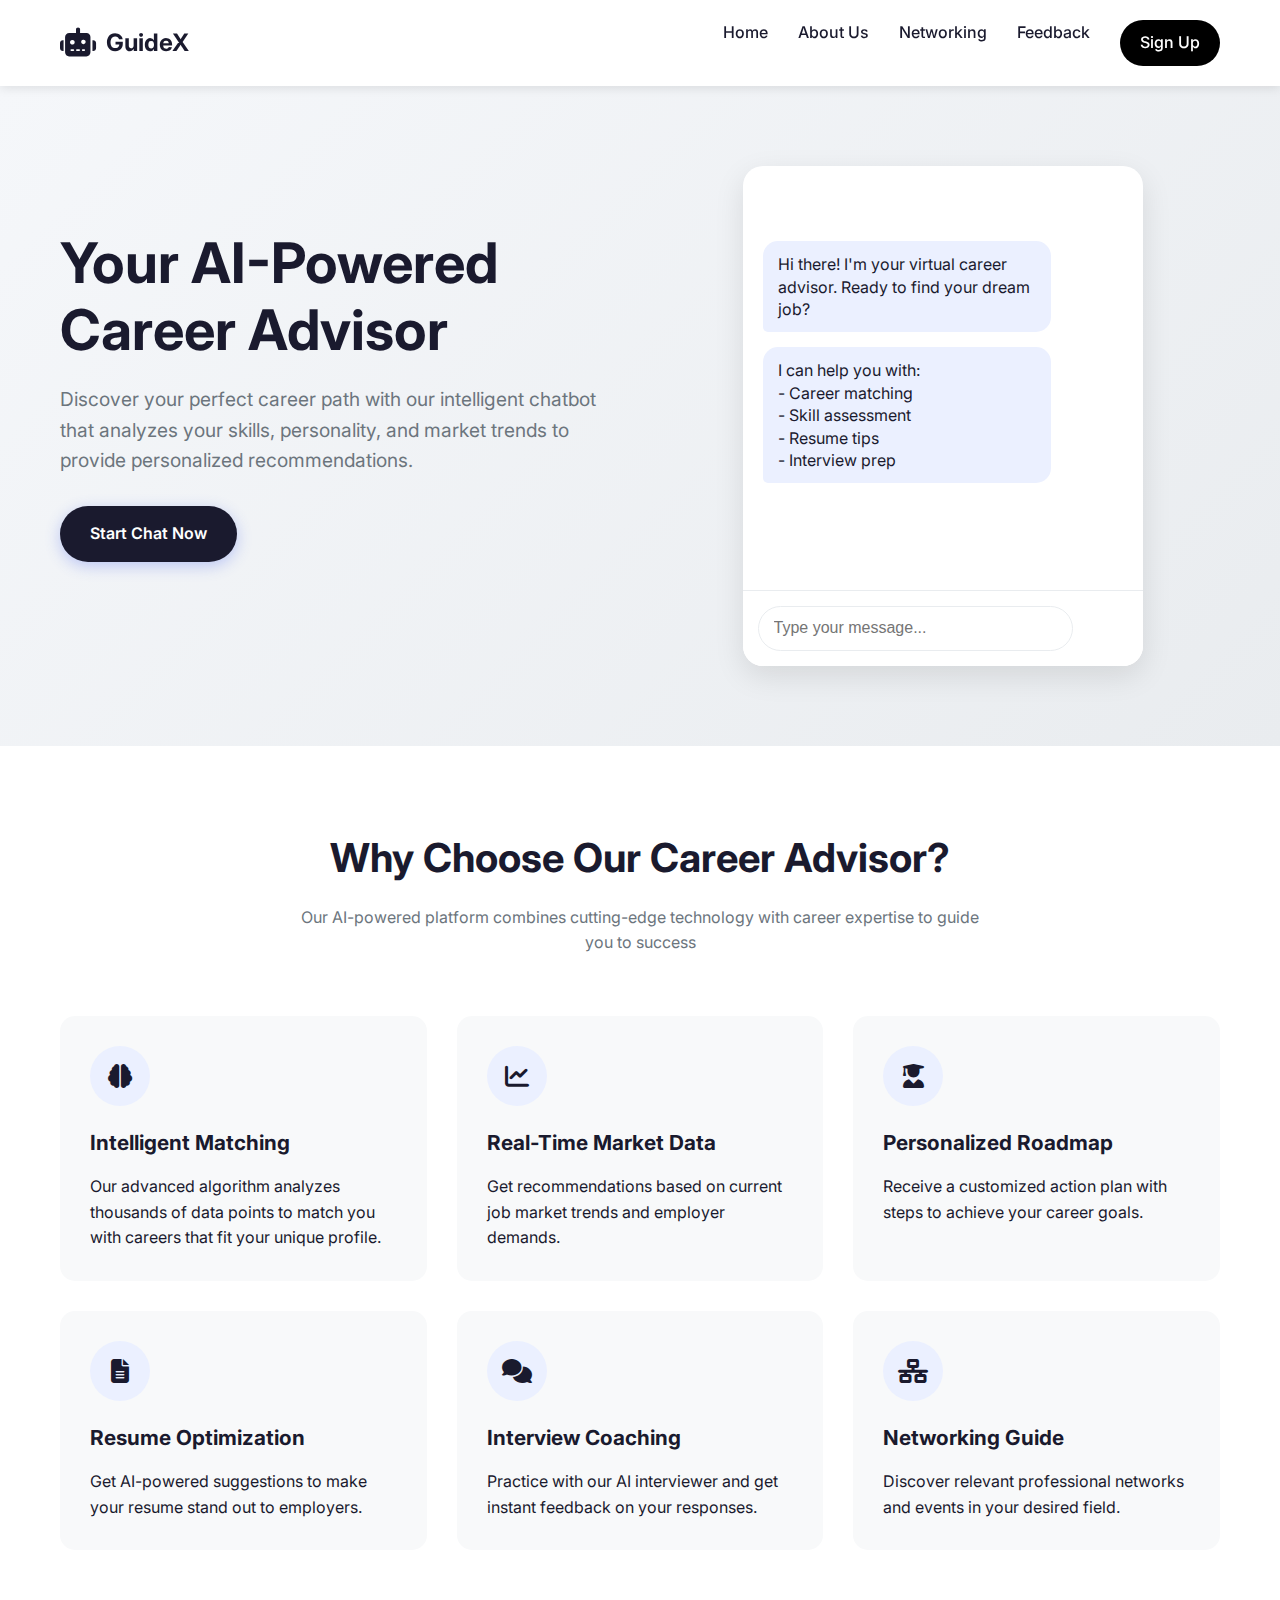
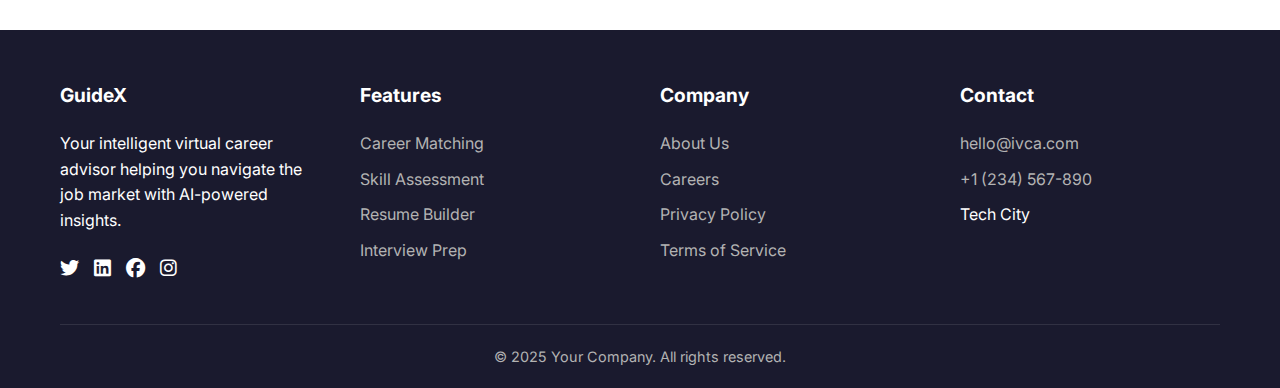
<file: final/index.html>
<!DOCTYPE html>
<html lang="en">
<head>
    <meta charset="UTF-8">
    <meta name="viewport" content="width=device-width, initial-scale=1.0">
    <link href="https://fonts.googleapis.com/css2?family=Inter:wght@300;400;500;600;700&display=swap" rel="stylesheet">
    <link rel="stylesheet" href="https://cdnjs.cloudflare.com/ajax/libs/font-awesome/6.4.0/css/all.min.css">
    <link rel="stylesheet" href="style.css">
    <style>
        :root {
    /* --primary: #020024,#00D4FF,#090979; */
    /* --primary: #0f2027, #203a43, #2c5364; */
   /* --primary:rgba(139,92,246,0.3) */
  
   --primary-light: #ebf0ff;
    --secondary: #2f2952;
    --accent: #f72585;
    --dark: #1a1a2e;
    --light: #f8f9fa;
    --gray: #6c757d;
    --light-gray: #e9ecef;
}

* {
    margin: 0;
    padding: 0;
    box-sizing: border-box;
}

body {
    font-family: 'Inter', sans-serif;
    background-color: #f9fafb;
    color: var(--dark);
    line-height: 1.6;
}

.container {
    max-width: 1200px;
    margin: 0 auto;
    padding: 0 20px;
    /* background: linear-gradient(to right, #0d1b2a, #1b263b, #415a77, #778da9); */
}

/* Header */
header {
    background-color: white;
    box-shadow: 0 2px 10px rgba(0,0,0,0.1);
    position: sticky;
    top: 0;
    z-index: 100;
}

nav {
    display: flex;
    justify-content: space-between;
    align-items: center;
    padding: 20px 0;
}

.logo {
    display: flex;
    align-items: center;
    gap: 10px;
    font-weight: 700;
    font-size: 1.5rem;
    color: var(--primary);
    text-decoration: none;
}

.logo i {
    font-size: 1.8rem;
}

.nav-links {
    display: flex;
    gap: 30px;
}

.nav-links a {
    text-decoration: none;
    color: var(--dark);
    font-weight: 500;
    transition: color 0.3s;
}

.nav-links a:hover {
    color: var(--primary);
    transition: color 0.3s, border-bottom 0.3s;
    
    /* border:2px solid beige; */
    padding:7px;
    /* border-radius: 50px; */
}

.nav-cta {
    background-color: var(--primary);
    color: white;
    padding: 10px 20px;
    border-radius: 50px;
    font-weight: 600;
}
nav-cta:hover{
    background-color: var(--seconday);
    transform: translateY(-2px);
    box-shadow: 0 6px 20px rgba(114, 9, 183, 0.3);
}

/* Hero Section */
.hero {
    padding: 80px 0;
    /* background-image: url("istockphoto-1919863292-1024x1024.jpg");
    background-size: cover;
    height:700px; */
    /* color:white; */
        background: linear-gradient(135deg, #f5f7fa 0%, #e9ecef 100%);
}

.hero-content {
    display: flex;
    align-items: center;
    gap: 50px;
}

.hero-text {
    flex: 1;
}

.hero-image {
    flex: 1;
    position: relative;
}

h1 {
    font-size: 3.5rem;
    font-weight: 700;
    margin-bottom: 20px;
    line-height: 1.2;
}

.hero p {
    font-size: 1.2rem;
    color: var(--gray);
    margin-bottom: 30px;
    max-width: 600px;
}

.cta-buttons {
    display: flex;
    gap: 20px;
    margin-bottom: 40px;
}

.btn {
    display: inline-block;
    padding: 15px 30px;
    border-radius: 50px;
    font-weight: 600;
    text-decoration: none;
    transition: all 0.3s ease;
}

.btn-primary {
    background-color: var(--primary);
    color: white;
    box-shadow: 0 4px 15px rgba(67, 97, 238, 0.3);
}

.btn-primary:hover {
    background-color: var(--seconday);
    transform: translateY(-2px);
    box-shadow: 0 6px 20px rgba(114, 9, 183, 0.3);
}

.btn-secondary {
    background-color: white;
    color: var(--primary);
    border: 2px solid var(--primary);
}

.btn-secondary:hover {
    background-color: var(--primary-light);
    transform: translateY(-2px);
}

.chatbot-container {
    background-color: white;
    border-radius: 20px;
    box-shadow: 0 10px 30px rgba(0,0,0,0.1);
    width: 100%;
    max-width: 400px;
    height: 500px;
    overflow: hidden;
    position: relative;
    margin: 0 auto;
}

.chatbot-header {
    background-color: var(--primary);
    color: white;
    padding: 15px 20px;
    display: flex;
    align-items: center;
    gap: 10px;
}

.chatbot-header i {
    font-size: 1.2rem;
}

.chatbot-messages {
    height: calc(100% - 120px);
    padding: 20px;
    overflow-y: auto;
}

.message {
    margin-bottom: 15px;
    max-width: 80%;
    padding: 12px 15px;
    border-radius: 15px;
    line-height: 1.4;
}

.bot-message {
    background-color: var(--primary-light);
    border-bottom-left-radius: 5px;
    align-self: flex-start;
}

.user-message {
    background-color: var(--primary);
    color: white;
    border-bottom-right-radius: 5px;
    margin-left: auto;
}

.chatbot-input {
    position: absolute;
    bottom: 0;
    width: 100%;
    padding: 15px;
    background-color: white;
    border-top: 1px solid var(--light-gray);
    display: flex;
    gap: 10px;
}

.chatbot-input input {
    flex: 1;
    padding: 12px 15px;
    border: 1px solid var(--light-gray);
    border-radius: 50px;
    font-size: 1rem;
}

.chatbot-input button {
    background-color: var(--primary);
    color: white;
    border: none;
    width: 45px;
    height: 45px;
    border-radius: 50%;
    cursor: pointer;
    transition: background-color 0.3s;
}

.chatbot-input button:hover {
    background-color: var(--secondary);
}

/* Features Section */
.features {
    padding: 80px 0;
    background-color: white;
}

.section-title {
    text-align: center;
    margin-bottom: 60px;
}

.section-title h2 {
    font-size: 2.5rem;
    margin-bottom: 15px;
}

.section-title p {
    color: var(--gray);
    max-width: 700px;
    margin: 0 auto;
}

.features-grid {
    display: grid;
    grid-template-columns: repeat(auto-fit, minmax(300px, 1fr));
    gap: 30px;
}

.feature-card {
    background-color: var(--light);
    border-radius: 15px;
    padding: 30px;
    transition: transform 0.3s, box-shadow 0.3s;
}

.feature-card:hover {
    transform: translateY(-10px);
    box-shadow: 0 10px 30px rgba(0,0,0,0.1);
}

.feature-icon {
    width: 60px;
    height: 60px;
    background-color: var(--primary-light);
    border-radius: 50%;
    display: flex;
    align-items: center;
    justify-content: center;
    margin-bottom: 20px;
    color: var(--primary);
    font-size: 1.5rem;
}

.feature-card h3 {
    font-size: 1.3rem;
    margin-bottom: 15px;
}

/* CTA Section */
.cta {
    padding: 80px 0;
    background: linear-gradient(135deg, var(--primary) 0%, var(--secondary) 100%);
    background: linear-gradient(to right, #102235, #1b263b, #415a77, #778da9);
    color: white;
    text-align: center;
}

.cta h2 {
    font-size: 2.5rem;
    margin-bottom: 20px;
}

.cta p {
    max-width: 700px;
    margin: 0 auto 30px;
    opacity: 0.9;
}

/* Footer */
footer {
    background-color: var(--dark);
    color: white;
    padding: 50px 0 20px;
    width:100%;
}

.footer-content {
    display: grid;
    grid-template-columns: repeat(auto-fit, minmax(200px, 1fr));
    gap: 40px;
    margin-bottom: 40px;
}

.footer-column h3 {
    font-size: 1.2rem;
    margin-bottom: 20px;
}

.footer-column ul {
    list-style: none;
}

.footer-column ul li {
    margin-bottom: 10px;
}

.footer-column ul li a {
    color: #b3b3b3;
    text-decoration: none;
    transition: color 0.3s;
}

.footer-column ul li a:hover {
    color: white;
}

.social-links {
    display: flex;
    gap: 15px;
    margin-top: 20px;
}

.social-links a {
    color: white;
    font-size: 1.2rem;
}

.copyright {
    text-align: center;
    padding-top: 20px;
    border-top: 1px solid rgba(255,255,255,0.1);
    color: #b3b3b3;
    font-size: 0.9rem;
}

/* Responsive */
@media (max-width: 992px) {
    .hero-content {
        flex-direction: column;
    }
    
    .hero-text {
        text-align: center;
    }
    
    .hero p {
        margin: 0 auto 30px;
    }
    
    .cta-buttons {
        justify-content: center;
    }
}

@media (max-width: 768px) {
    h1 {
        font-size: 2.5rem;
    }
    
    .nav-links {
        display: none;
    }
    
    .chatbot-container {
        height: 400px;
    }
}
    </style>
    <title>Education counselling website</title>
</head>
<body>
    <header>
        <div class="container">
            <nav>
                <a href="#" class="logo">
                    <i class="fas fa-robot"></i>
                    <span>GuideX</span>
                </a>
                <div class="nav-links">
                    <a href="index.html">Home</a>
                    <a href="about.html">About Us</a>
                    <a href="networking.html">Networking</a>
                    
                    <a href="feedback.html">Feedback</a>
                    <a href="#" class="nav-cta" style="color:white; background-color: black;">Sign Up</a>
                </div>
            </nav>
        </div>
    </header>

    <section class="hero">
        <div class="container">
            <div class="hero-content">
                <div class="hero-text">
                    <h1>Your AI-Powered Career Advisor</h1>
                    <p>Discover your perfect career path with our intelligent chatbot that analyzes your skills, personality, and market trends to provide personalized recommendations.</p>
                    <div class="cta-buttons">
                        <a href="newchatbot.html" class="btn btn-primary" style="background-color: #1a1a2e; color:white;">Start Chat Now</a>
                        <!-- <a href="#" class="btn btn-secondary">How It Works</a> -->
                    </div>
                    <div class="trust-indicators">
                        <div class="trust-item">
                          
                        </div>
                        <div class="trust-item">
                            
                        </div>
                    </div>
                </div>
                <div class="hero-image">
                    <div class="chatbot-container">
                        <div class="chatbot-header">
                            <i class="fas fa-robot"></i>
                            <span>Career Advisor Bot</span>
                        </div>
                        <div class="chatbot-messages">
                            <div class="message bot-message">Hi there! I'm your virtual career advisor. Ready to find your dream job?</div>
                            <div class="message bot-message">I can help you with:
                                <br>- Career matching
                                <br>- Skill assessment
                                <br>- Resume tips
                                <br>- Interview prep
                            </div>
                            <div class="message user-message">What careers match my skills?</div>
                        </div>
                        <div class="chatbot-input">
                            <input type="text" placeholder="Type your message...">
                            <button><i class="fas fa-paper-plane"></i></button>
                        </div>
                    </div>
                </div>
            </div>
        </div>
    </section>

    <!-- Features Section -->
    <section class="features">
        <div class="container">
            <div class="section-title">
                <h2>Why Choose Our Career Advisor?</h2>
                <p>Our AI-powered platform combines cutting-edge technology with career expertise to guide you to success</p>
            </div>
            <div class="features-grid">
                <div class="feature-card">
                    <div class="feature-icon">
                        <i class="fas fa-brain"></i>
                    </div>
                    <h3>Intelligent Matching</h3>
                    <p>Our advanced algorithm analyzes thousands of data points to match you with careers that fit your unique profile.</p>
                </div>
                <div class="feature-card">
                    <div class="feature-icon">
                        <i class="fas fa-chart-line"></i>
                    </div>
                    <h3>Real-Time Market Data</h3>
                    <p>Get recommendations based on current job market trends and employer demands.</p>
                </div>
                <div class="feature-card">
                    <div class="feature-icon">
                        <i class="fas fa-user-graduate"></i>
                    </div>
                    <h3>Personalized Roadmap</h3>
                    <p>Receive a customized action plan with steps to achieve your career goals.</p>
                </div>
                <div class="feature-card">
                    <div class="feature-icon">
                        <i class="fas fa-file-alt"></i>
                    </div>
                    <h3>Resume Optimization</h3>
                    <p>Get AI-powered suggestions to make your resume stand out to employers.</p>
                </div>
                <div class="feature-card">
                    <div class="feature-icon">
                        <i class="fas fa-comments"></i>
                    </div>
                    <h3>Interview Coaching</h3>
                    <p>Practice with our AI interviewer and get instant feedback on your responses.</p>
                </div>
                <div class="feature-card">
                    <div class="feature-icon">
                        <i class="fas fa-network-wired"></i>
                    </div>
                    <h3>Networking Guide</h3>
                    <p>Discover relevant professional networks and events in your desired field.</p>
                </div>
            </div>
        </div>
    </section>

    <!-- CTA Section -->


    <!-- Footer -->
    <footer>
        <div class="container">
            <div class="footer-content">
                <div class="footer-column">
                    <h3>GuideX</h3>
                    <p>Your intelligent virtual career advisor helping you navigate the job market with AI-powered insights.</p>
                    <div class="social-links">
                        <a href="#"><i class="fab fa-twitter"></i></a>
                        <a href="#"><i class="fab fa-linkedin"></i></a>
                        <a href="#"><i class="fab fa-facebook"></i></a>
                        <a href="#"><i class="fab fa-instagram"></i></a>
                    </div>
                </div>
                <div class="footer-column">
                    <h3>Features</h3>
                    <ul>
                        <li><a href="matching.html">Career Matching</a></li>
                        <li><a href="skill.html">Skill Assessment</a></li>
                        <li><a href="resume.html">Resume Builder</a></li>
                        <li><a href="#">Interview Prep</a></li>
                    </ul>
                </div>
                <div class="footer-column">
                    <h3>Company</h3>
                    <ul>
                        <li><a href="about.html">About Us</a></li>
                        <li><a href="career">Careers</a></li>
                        <li><a href="privacy.html">Privacy Policy</a></li>
                        <li><a href="#">Terms of Service</a></li>
                    </ul>
                </div>
                <div class="footer-column">
                    <h3>Contact</h3>
                    <ul>
                        <li><a href="mailto:hello@ivca.com">hello@ivca.com</a></li>
                        <li><a href="tel:+1234567890">+1 (234) 567-890</a></li>
                        <li>Tech City</li>
                    </ul>
                </div>
            </div>
            <div class="copyright">
                <p>&copy; 2025 Your Company. All rights reserved.</p>
            </div>
        </div>
        </footer>
        <script>
            <script>
        
        document.addEventListener('DOMContentLoaded', function() {
            const chatInput = document.querySelector('.chatbot-input input');
            const chatButton = document.querySelector('.chatbot-input button');
            const chatMessages = document.querySelector('.chatbot-messages');
            
            chatButton.addEventListener('click', sendMessage);
            chatInput.addEventListener('keypress', function(e) {
                if (e.key === 'Enter') sendMessage();
            });
            
            function sendMessage() {
                const message = chatInput.value.trim();
                if (message) {
                    // Add user message
                    addMessage(message, 'user-message');
                    chatInput.value = '';
                    
                    // Simulate bot response
                    setTimeout(() => {
                        const responses = [
                            "Based on your skills, I recommend exploring Data Science or UX Design careers.",
                            "I can help you identify the skills needed for your target roles.",
                            "Would you like me to analyze your resume for optimization opportunities?",
                            "Let me show you some networking opportunities in your area."
                        ];
                        addMessage(responses[Math.floor(Math.random() * responses.length)], 'bot-message');
                    }, 1000);
                }
            }
            
            function addMessage(text, className) {
                const messageDiv = document.createElement('div');
                messageDiv.className = message ${className};
                messageDiv.textContent = text;
                chatMessages.appendChild(messageDiv);
                chatMessages.scrollTop = chatMessages.scrollHeight;
            }
        });
    </script>
        </script>
</body>
</html>
</file>
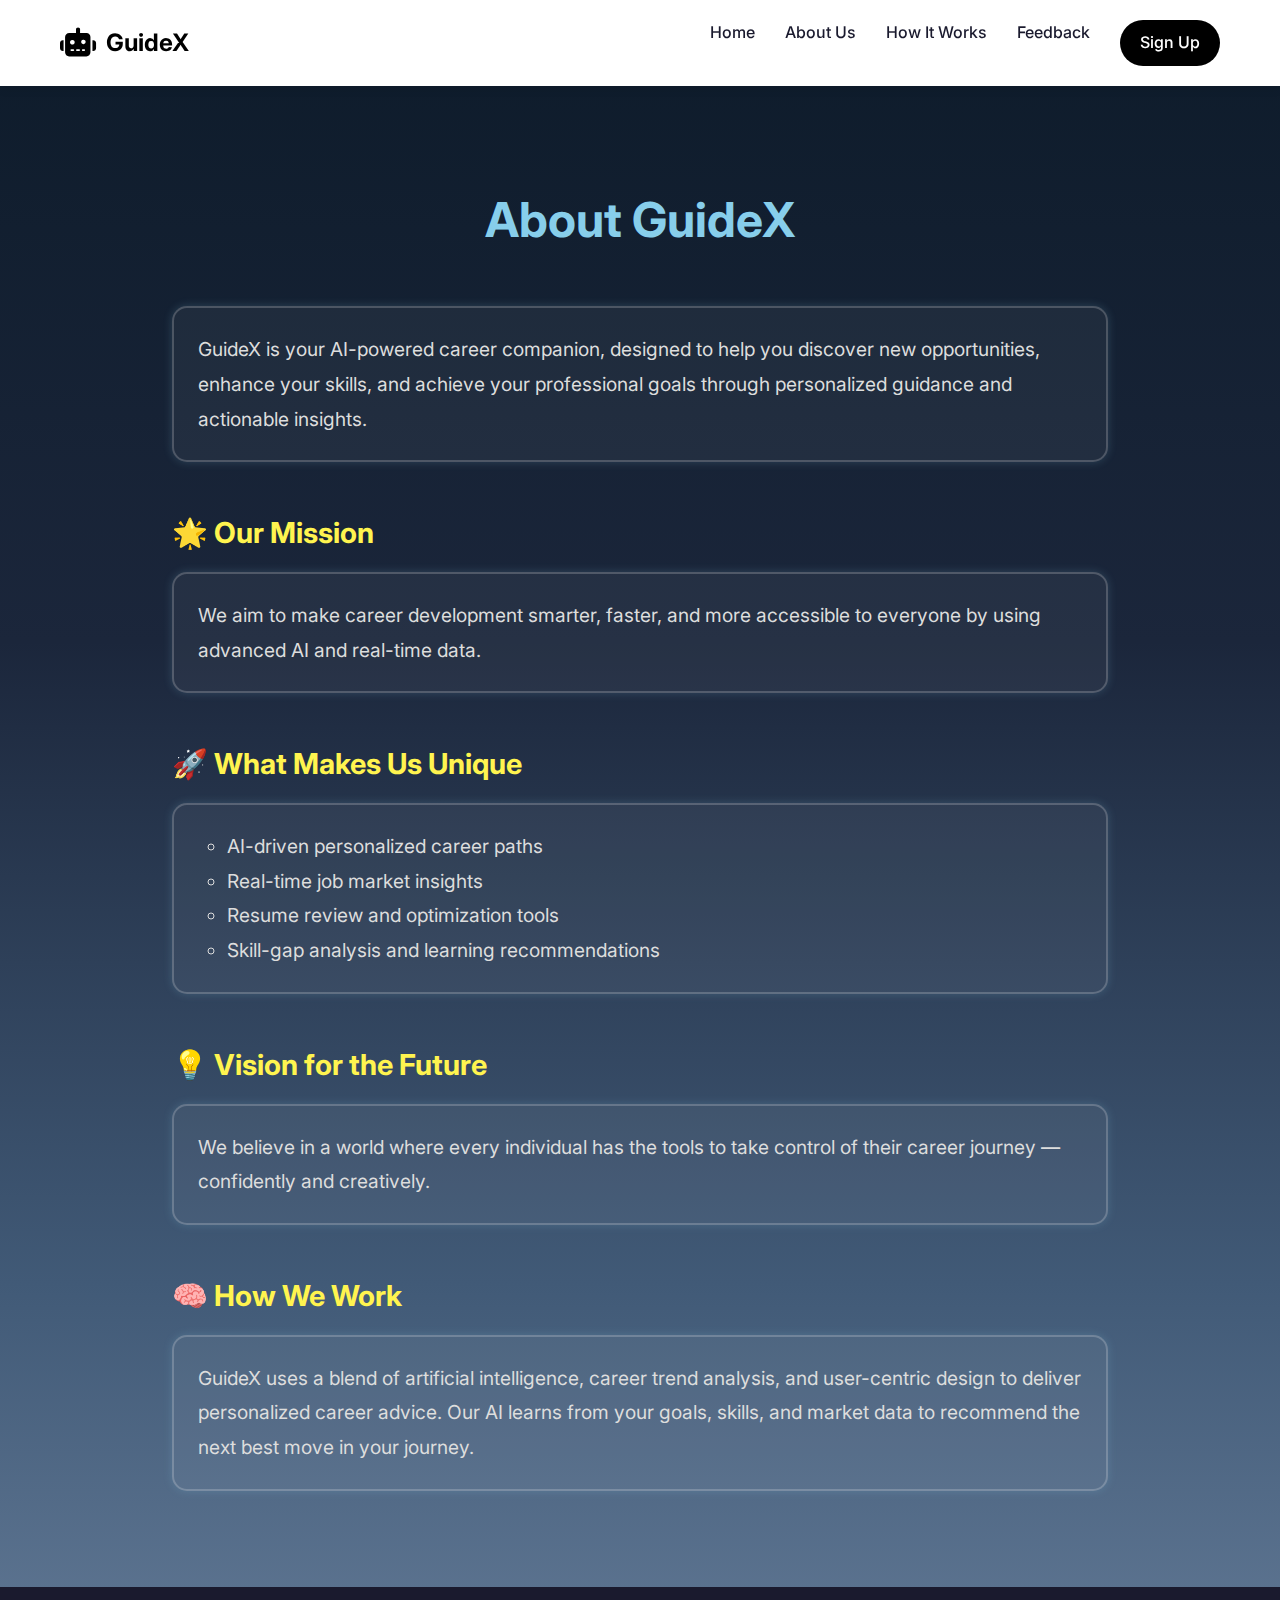
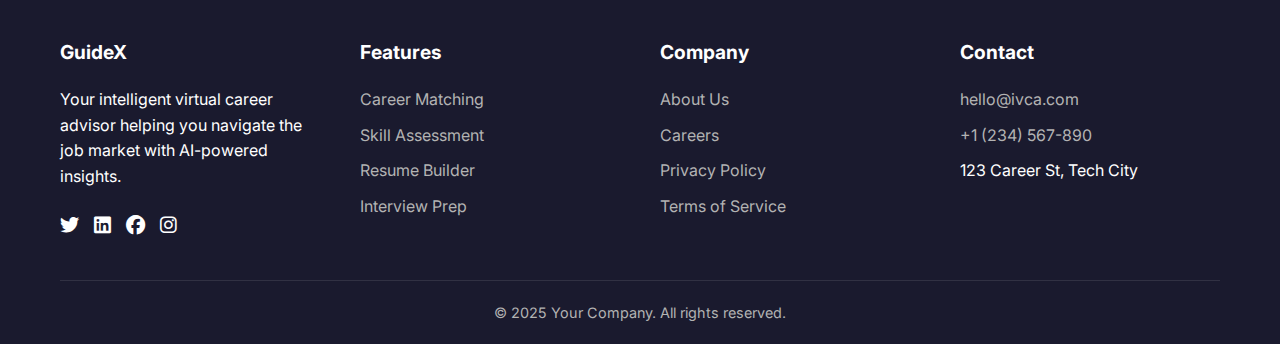
<file: final/about.html>
<!DOCTYPE html>
<html lang="en">
<head>
  <meta charset="UTF-8" />
  <meta name="viewport" content="width=device-width, initial-scale=1.0" />
  <title>About | GuideX</title>
  <link rel="stylesheet" href="about.css">
  <link href="https://fonts.googleapis.com/css2?family=Inter:wght@300;400;500;600;700&display=swap" rel="stylesheet">
  <link rel="stylesheet" href="https://cdnjs.cloudflare.com/ajax/libs/font-awesome/6.4.0/css/all.min.css">
  <!-- Futuristic Font -->
  <link href="https://fonts.googleapis.com/css2?family=Chakra+Petch:wght@300;400;600;700&display=swap" rel="stylesheet" />

  <style>
    :root {
    /* --primary: #020024,#00D4FF,#090979; */
    /* --primary: #0f2027, #203a43, #2c5364; */
   /* --primary:rgba(139,92,246,0.3) */
  
   --primary-light: #ebf0ff;
    --secondary: #2f2952;
    --accent: #f72585;
    --dark: #1a1a2e;
    --light: #f8f9fa;
    --gray: #6c757d;
    --light-gray: #e9ecef;
}

* {
    margin: 0;
    padding: 0;
    box-sizing: border-box;
}

body {
    font-family: 'Inter', sans-serif;
    background: linear-gradient(to bottom, #0d1b2a 0%, #1b263b 33%, #415a77 66%, #778da9 100%);
    color: #ffffff;
    line-height: 1.6;
    overflow-x:hidden;
    margin:0px;
}

.container {
    max-width: 1200px;
    margin: 0 auto;
    padding: 0 20px;
    /* background: linear-gradient(to right, #0d1b2a, #1b263b, #415a77, #778da9); */
}

/* Header */
header {
    background-color: white;
    box-shadow: 0 2px 10px rgba(0,0,0,0.1);
    position: sticky;
    top: 0;
    z-index: 100;
}

nav {

    display: flex;
    justify-content: space-between;
    align-items: center;
    padding: 20px 0;
}

.logo {
    display: flex;
    align-items: center;
    gap: 10px;
    font-weight: 700;
    font-size: 1.5rem;
    color: black;
    text-decoration: none;
}

.logo i {
    font-size: 1.8rem;
}

.nav-links {
    display: flex;
    gap: 30px;
}

.nav-links a {
    text-decoration: none;
    color: var(--dark);
    font-weight: 500;
    transition: color 0.3s;
}

.nav-links a:hover {
    /* color: var(--primary); */
    color: black;
    border:2px solid beige;
    padding:7px;
    border-radius: 50px;
}

.nav-cta {
    background-color: var(--primary);
    color: white;
    
    padding: 10px 20px;
    border-radius: 50px;
    font-weight: 600;
}
nav-cta:hover{
    background-color: var(--seconday);
    transform: translateY(-2px);
    box-shadow: 0 6px 20px rgba(114, 9, 183, 0.3);
}




 
/* :root {
    --font-main: 'Chakra Petch', sans-serif;
  }

  body {
    margin: 0;
    font-family: var(--font-main);
    background: linear-gradient(to bottom, #0d1b2a 0%, #1b263b 33%, #415a77 66%, #778da9 100%);
    color: #ffffff;
    overflow-x: hidden;
  }

  nav {
    background-color: rgba(0, 0, 0, 0.7);
    padding: 1em 2em;
    position: sticky;
    top: 0;
    z-index: 1000;
    backdrop-filter: blur(6px);
  }

  .nav-links {
    list-style: none;
    display: flex;
    justify-content: flex-end;
    gap: 2em;
    margin: 0;
    padding: 0;
  }

  .nav-links a {
    color: #fff;
    text-decoration: none;
    font-weight: 600;
    transition: color 0.3s ease;
  }

  .nav-links a.active,
  .nav-links a:hover {
    color: #87ceeb;
  }  */

  .about-container {
    max-width: 1000px;
    margin: 4em auto;
    padding: 2em;
  }

  .about-container h1 {
    font-size: 3em;
    color: #87ceeb;
    margin-bottom: 1em;
    text-align: center;
  }

  .about-content span,
  .about-content ul {
    font-size: 1.2em;
    line-height: 1.8;
    color: #ddd;
  }

  .section {
    margin-top: 3em;
  }

  .section h2 {
    color: #fff44f;
    margin-bottom: 0.5em;
    font-size: 1.8em;
  }

  .section ul {
    list-style-type: circle;
    padding-left: 1.5em;
  }

  .boxed-section {
    border: 2px solid rgba(255, 255, 255, 0.2);
    background-color: rgba(255, 255, 255, 0.05);
    padding: 1.5em;
    border-radius: 15px;
    box-shadow: 0 0 10px rgba(135, 206, 235, 0.2);
    margin-top: 1em;
    transition: transform 0.3s ease, box-shadow 0.3s ease;
    transform: scale(1);
  }

  .boxed-section:hover {
    transform: scale(1.03);
    box-shadow: 0 0 25px rgba(135, 206, 235, 0.4);
  }

  @media (max-width: 768px) {
    .nav-links {
      flex-direction: column;
      align-items: flex-end;
    }

    .about-container {
      padding: 1em;
    }
  }
  footer {
    background-color: var(--dark);
    color: white;
    padding: 50px 0 20px;
}

.footer-content {
    display: grid;
    grid-template-columns: repeat(auto-fit, minmax(200px, 1fr));
    gap: 40px;
    margin-bottom: 40px;
}

.footer-column h3 {
    font-size: 1.2rem;
    margin-bottom: 20px;
}

.footer-column ul {
    list-style: none;
}

.footer-column ul li {
    margin-bottom: 10px;
}

.footer-column ul li a {
    color: #b3b3b3;
    text-decoration: none;
    transition: color 0.3s;
}

.footer-column ul li a:hover {
    color: white;
}

.social-links {
    display: flex;
    gap: 15px;
    margin-top: 20px;
}

.social-links a {
    color: white;
    font-size: 1.2rem;
}

.copyright {
    text-align: center;
    padding-top: 20px;
    border-top: 1px solid rgba(255,255,255,0.1);
    color: #b3b3b3;
    font-size: 0.9rem;
}

/* Responsive */
@media (max-width: 992px) {
    .hero-content {
        flex-direction: column;
    }
    
    .hero-text {
        text-align: center;
    }
    
    .hero p {
        margin: 0 auto 30px;
    }
    
    .cta-buttons {
        justify-content: center;
    }
}

@media (max-width: 768px) {
    h1 {
        font-size: 2.5rem;
    }
    
    .nav-links {
        display: none;
    }
    
    .chatbot-container {
        height: 400px;
    }
}
  </style>
</head>

<body>
  <!-- Navigation -->
  <header>
    <div class="container">
        <nav>
            <a href="#" class="logo">
                <i class="fas fa-robot"></i>
                <span>GuideX</span>
            </a>
            <div class="nav-links">
                <a href="index.html">Home</a>
                <a href="about.html">About Us</a>
                <a href="#">How It Works</a>
                <a href="feedback.html">Feedback</a>
                <a href="#" class="nav-cta" style="color:white; background-color: black;">Sign Up</a>
            </div>
        </nav>
    </div>
</header>


  <!-- About Content -->
  <main class="about-container">
    <h1>About GuideX</h1>

    <div class="about-content">
      <div class="boxed-section">
        <span>GuideX is your AI-powered career companion, designed to help you discover new opportunities, enhance your skills, and achieve your professional goals through personalized guidance and actionable insights.</span>
      </div>

      <div class="section">
        <h2>🌟 Our Mission</h2>
        <div class="boxed-section">
          <span>We aim to make career development smarter, faster, and more accessible to everyone by using advanced AI and real-time data.</span>
        </div>
      </div>

      <div class="section">
        <h2>🚀 What Makes Us Unique</h2>
        <div class="boxed-section">
          <ul>
            <li>AI-driven personalized career paths</li>
            <li>Real-time job market insights</li>
            <li>Resume review and optimization tools</li>
            <li>Skill-gap analysis and learning recommendations</li>
          </ul>
        </div>
      </div>

      <div class="section">
        <h2>💡 Vision for the Future</h2>
        <div class="boxed-section">
          <span>We believe in a world where every individual has the tools to take control of their career journey — confidently and creatively.</span>
        </div>
      </div>

      <div class="section">
        <h2>🧠 How We Work</h2>
        <div class="boxed-section">
          <span>
            GuideX uses a blend of artificial intelligence, career trend analysis, and user-centric design to deliver personalized career advice. Our AI learns from your goals, skills, and market data to recommend the next best move in your journey.
          </span>
        </div>
      </div>
    </div>
  </main>

  <footer>
    <div class="container">
        <div class="footer-content">
            <div class="footer-column">
                <h3>GuideX</h3>
                <p>Your intelligent virtual career advisor helping you navigate the job market with AI-powered insights.</p>
                <div class="social-links">
                    <a href="#"><i class="fab fa-twitter"></i></a>
                    <a href="#"><i class="fab fa-linkedin"></i></a>
                    <a href="#"><i class="fab fa-facebook"></i></a>
                    <a href="#"><i class="fab fa-instagram"></i></a>
                </div>
            </div>
            <div class="footer-column">
                <h3>Features</h3>
                <ul>
                    <li><a href="matching.html">Career Matching</a></li>
                    <li><a href="skill.html">Skill Assessment</a></li>
                    <li><a href="resume.html">Resume Builder</a></li>
                    <li><a href="#">Interview Prep</a></li>
                </ul>
            </div>
            <div class="footer-column">
                <h3>Company</h3>
                <ul>
                    <li><a href="about.html">About Us</a></li>
                    <li><a href="career.html">Careers</a></li>
                    <li><a href="privacy.html">Privacy Policy</a></li>
                    <li><a href="#">Terms of Service</a></li>
                </ul>
            </div>
            <div class="footer-column">
                <h3>Contact</h3>
                <ul>
                    <li><a href="mailto:hello@ivca.com">hello@ivca.com</a></li>
                    <li><a href="tel:+1234567890">+1 (234) 567-890</a></li>
                    <li>123 Career St, Tech City</li>
                </ul>
            </div>
        </div>
        <div class="copyright">
            <p>&copy; 2025 Your Company. All rights reserved.</p>
        </div>
    </div>
    </footer>

  <!-- JavaScript for Active Nav -->
  <script>
    const currentPage = window.location.pathname.split("/").pop();
    document.querySelectorAll(".nav-links a").forEach(link => {
      if (link.getAttribute("href") === currentPage) {
        link.classList.add("active");
      }
    });
  </script>
</body>
</html>
</file>
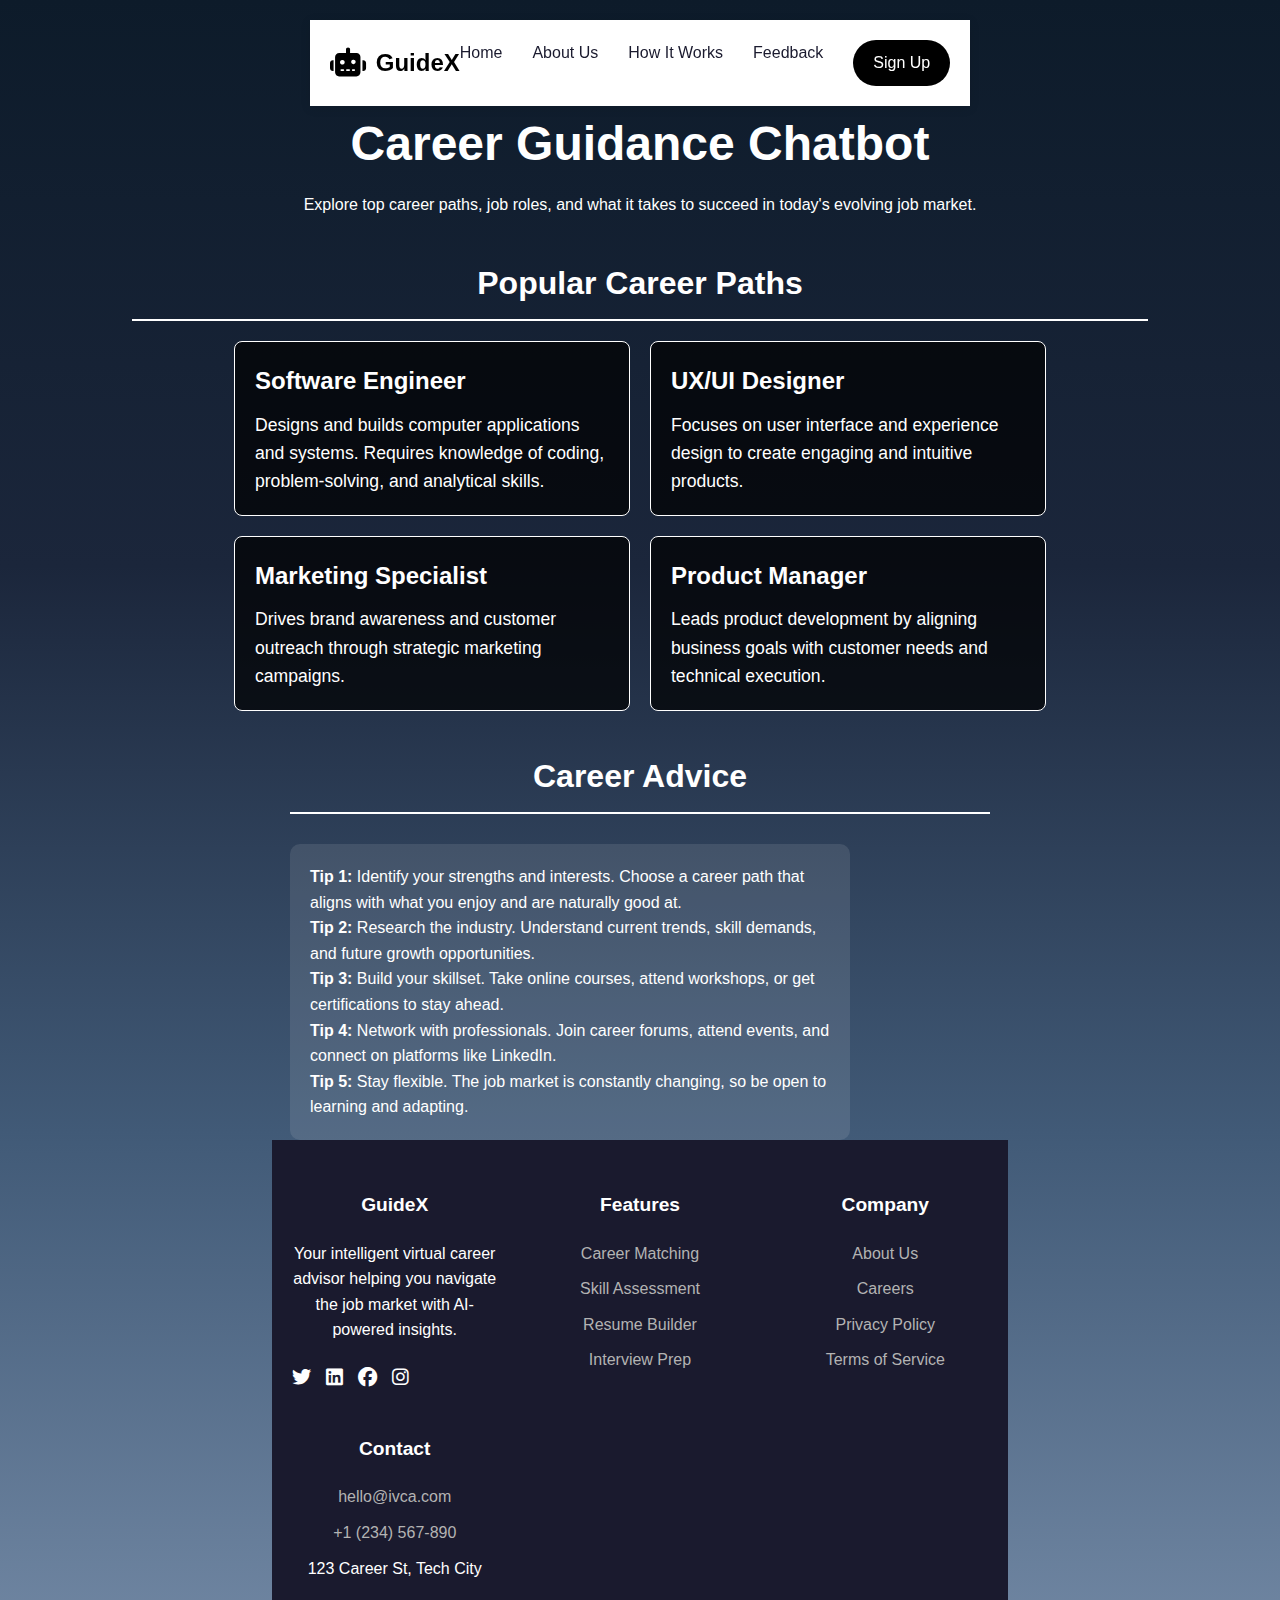
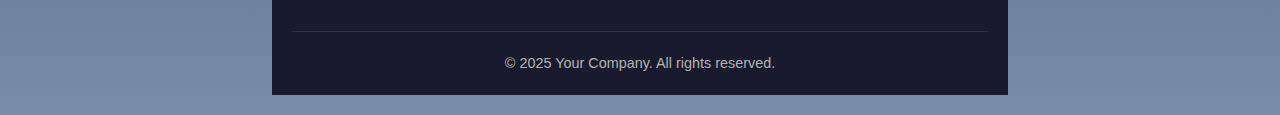
<file: final/career.html>
<!DOCTYPE html>
<html lang="en">
<head>
  <meta charset="UTF-8" />
  <meta name="viewport" content="width=device-width, initial-scale=1.0"/>
  <title>Career Guidance Chatbot</title>
  <link href="https://fonts.googleapis.com/css2?family=Inter:wght@300;400;500;600;700&display=swap" rel="stylesheet">
  <link rel="stylesheet" href="https://cdnjs.cloudflare.com/ajax/libs/font-awesome/6.4.0/css/all.min.css">
  <link rel="stylesheet" href="career.css">
</head>
<body>
  <header>
    <div class="container1">
        <nav>
            <a href="#" class="logo">
                <i class="fas fa-robot"></i>
                <span>GuideX</span>
            </a>
            <div class="nav-links">
                <a href="index.html">Home</a>
                <a href="about.html">About Us</a>
                <a href="#">How It Works</a>
                <a href="feedback.html">Feedback</a>
                <a href="#" class="nav-cta" style="color:white; background-color: black;">Sign Up</a>
            </div>
        </nav>
    </div>
</header>
  <div class="header">
    <h1>Career Guidance Chatbot</h1>
    <p>Explore top career paths, job roles, and what it takes to succeed in today's evolving job market.</p>
  </div>

  <section class="section">
    <h2 class="section-title">Popular Career Paths</h2>
    <div class="job-listings">
      <!-- Job Card 1 -->
      <div class="job-card">
        <h3>Software Engineer</h3>
        <p>Designs and builds computer applications and systems. Requires knowledge of coding, problem-solving, and analytical skills.</p>
      </div>

      <!-- Job Card 2 -->
      <div class="job-card">
        <h3>UX/UI Designer</h3>
        <p>Focuses on user interface and experience design to create engaging and intuitive products.</p>
      </div>

      <!-- Job Card 3 -->
      <div class="job-card">
        <h3>Marketing Specialist</h3>
        <p>Drives brand awareness and customer outreach through strategic marketing campaigns.</p>
      </div>

      <!-- Job Card 4 -->
      <div class="job-card">
        <h3>Product Manager</h3>
        <p>Leads product development by aligning business goals with customer needs and technical execution.</p>
      </div>
    </div>
  </section>

  <section class="section">
    <h2 class="section-title">Career Advice</h2>
    <div class="info-box">
      <p><strong>Tip 1:</strong> Identify your strengths and interests. Choose a career path that aligns with what you enjoy and are naturally good at.</p>
      <p><strong>Tip 2:</strong> Research the industry. Understand current trends, skill demands, and future growth opportunities.</p>
      <p><strong>Tip 3:</strong> Build your skillset. Take online courses, attend workshops, or get certifications to stay ahead.</p>
      <p><strong>Tip 4:</strong> Network with professionals. Join career forums, attend events, and connect on platforms like LinkedIn.</p>
      <p><strong>Tip 5:</strong> Stay flexible. The job market is constantly changing, so be open to learning and adapting.</p>
    </div>
  </section>

  <footer>
    <div class="container1">
        <div class="footer-content">
            <div class="footer-column">
                <h3>GuideX</h3>
                <p>Your intelligent virtual career advisor helping you navigate the job market with AI-powered insights.</p>
                <div class="social-links">
                    <a href="#"><i class="fab fa-twitter"></i></a>
                    <a href="#"><i class="fab fa-linkedin"></i></a>
                    <a href="#"><i class="fab fa-facebook"></i></a>
                    <a href="#"><i class="fab fa-instagram"></i></a>
                </div>
            </div>
            <div class="footer-column">
                <h3>Features</h3>
                <ul>
                    <li><a href="#">Career Matching</a></li>
                    <li><a href="#">Skill Assessment</a></li>
                    <li><a href="#">Resume Builder</a></li>
                    <li><a href="#">Interview Prep</a></li>
                </ul>
            </div>
            <div class="footer-column">
                <h3>Company</h3>
                <ul>
                    <li><a href="about.html">About Us</a></li>
                    <li><a href="career.html">Careers</a></li>
                    <li><a href="privacy.html">Privacy Policy</a></li>
                    <li><a href="#">Terms of Service</a></li>
                </ul>
            </div>
            <div class="footer-column">
                <h3>Contact</h3>
                <ul>
                    <li><a href="mailto:hello@ivca.com">hello@ivca.com</a></li>
                    <li><a href="tel:+1234567890">+1 (234) 567-890</a></li>
                    <li>123 Career St, Tech City</li>
                </ul>
            </div>
        </div>
        <div class="copyright">
            <p>&copy; 2025 Your Company. All rights reserved.</p>
        </div>
    </div>
    </footer>

</body>
</html>
</file>
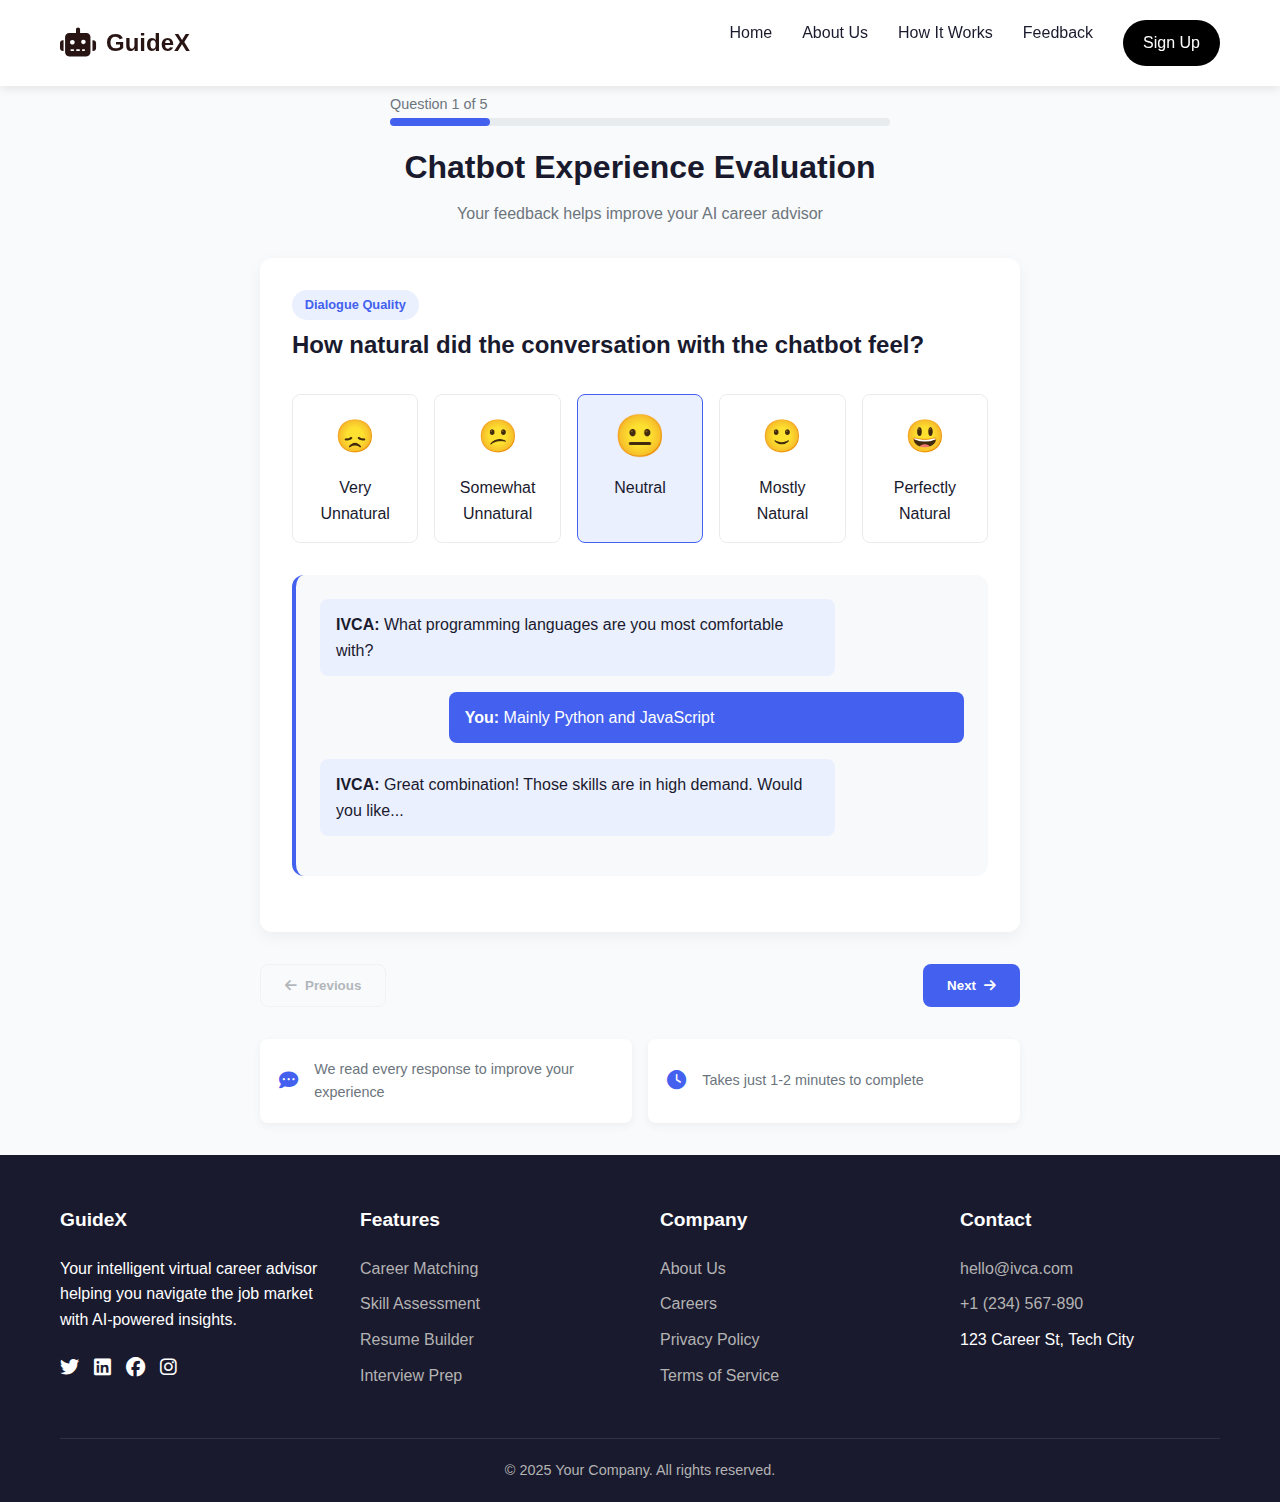
<file: final/feedback.html>
<!DOCTYPE html>
<html lang="en">
<head>
    <meta charset="UTF-8">
    <meta name="viewport" content="width=device-width, initial-scale=1.0">
    <title>IVCA - Chatbot UX Assessment</title>
    <link rel="stylesheet" href="https://cdnjs.cloudflare.com/ajax/libs/font-awesome/6.4.0/css/all.min.css">
    <link rel="stylesheet" href="feedback.css">
    <style>
        :root {
    --primary: #4361ee;
    --primary-light: #ebf0ff;
    --secondary: #7209b7;
    --dark: #1a1a2e;
    --light: #f8f9fa;
    --gray: #6c757d;
    --light-gray: #e9ecef;
    --success: #4cc9f0;
}

/* Base Styles */
* {
    margin: 0;
    padding: 0;
    box-sizing: border-box;
    font-family: 'Inter', -apple-system, BlinkMacSystemFont, sans-serif;
}

body {
    background-color: #f5f7fa;
    color: var(--dark);
    line-height: 1.6;
}

.assessment-container {
    max-width: 800px;
    margin: 2rem auto;
    padding: 0 20px;
}
:root {
    /* --primary: #020024,#00D4FF,#090979; */
    /* --primary: #0f2027, #203a43, #2c5364; */
   /* --primary:rgba(139,92,246,0.3) */
  
   --primary-light: #ebf0ff;
    --secondary: #2f2952;
    --accent: #f72585;
    --dark: #1a1a2e;
    --light: #f8f9fa;
    --gray: #6c757d;
    --light-gray: #e9ecef;
}

* {
    margin: 0;
    padding: 0;
    box-sizing: border-box;
}

body {
    font-family: 'Inter', sans-serif;
    background-color: #f9fafb;
    color: var(--dark);
    line-height: 1.6;
}

.container {
    max-width: 1200px;
    margin: 0 auto;
    padding: 0 20px;
    /* background: linear-gradient(to right, #0d1b2a, #1b263b, #415a77, #778da9); */
}

/* Header */
header {
    background-color: white;
    box-shadow: 0 2px 10px rgba(0,0,0,0.1);
    position: sticky;
    top: 0;
    z-index: 100;
}

nav {
    display: flex;
    justify-content: space-between;
    align-items: center;
    padding: 20px 0;
}

.logo {
    display: flex;
    align-items: center;
    gap: 10px;
    font-weight: 700;
    font-size: 1.5rem;
    color: rgb(41, 20, 20);
    text-decoration: none;
}

.logo i {
    font-size: 1.8rem;
}

.nav-links {
    display: flex;
    gap: 30px;
}

.nav-links a {
    text-decoration: none;
    color: var(--dark);
    font-weight: 500;
    transition: color 0.3s;
}

.nav-links a:hover {
    color:  rgb(41, 20, 20);
    border:2px solid beige;
    padding:7px;
    border-radius: 50px;
}

.nav-cta {
    background-color: var(--primary);
    color: white;
    padding: 10px 20px;
    border-radius: 50px;
    font-weight: 600;
}
nav-cta:hover{
    background-color: var(--seconday);
    transform: translateY(-2px);
    box-shadow: 0 6px 20px rgba(114, 9, 183, 0.3);
}


/* Header Styles */
.assessment-header {
    text-align: center;
    margin-bottom: 2rem;
}

.assessment-header h1 {
    font-size: 2rem;
    margin-bottom: 0.5rem;
    color: var(--dark);
}

.assessment-header p {
    color: var(--gray);
}

.progress-bar {
    height: 8px;
    background: var(--light-gray);
    border-radius: 4px;
    margin: 1rem auto;
    position: relative;
    max-width: 500px;
}

.progress-fill {
    height: 100%;
    background: var(--primary);
    border-radius: 4px;
    transition: width 0.3s ease;
    width: 20%;
}

.progress-text {
    position: absolute;
    top: -25px;
    left: 0;
    font-size: 0.9rem;
    color: var(--gray);
}

/* Question Cards */
.question-card {
    background: white;
    border-radius: 12px;
    padding: 2rem;
    box-shadow: 0 5px 15px rgba(0,0,0,0.05);
    margin-bottom: 1.5rem;
    display: none;
}

.question-card.active {
    display: block;
}

.question-header {
    margin-bottom: 2rem;
}

.category-tag {
    display: inline-block;
    background: var(--primary-light);
    color: var(--primary);
    padding: 0.3rem 0.8rem;
    border-radius: 50px;
    font-size: 0.8rem;
    font-weight: 600;
    margin-bottom: 0.5rem;
}

.question-header h2 {
    font-size: 1.5rem;
    line-height: 1.4;
}

/* Rating Scales */
.satisfaction-scale, 
.speed-scale,
.personality-scale {
    display: flex;
    justify-content: space-between;
    margin: 2rem 0;
    flex-wrap: wrap;
    gap: 1rem;
}

.satisfaction-option,
.speed-option,
.personality-option {
    position: relative;
    flex: 1;
    min-width: 100px;
}

.satisfaction-option input[type="radio"],
.speed-option input[type="radio"],
.personality-option input[type="radio"] {
    position: absolute;
    opacity: 0;
}

.satisfaction-option label,
.speed-option label,
.personality-option label {
    display: flex;
    flex-direction: column;
    align-items: center;
    gap: 0.8rem;
    padding: 1rem;
    border: 1px solid var(--light-gray);
    border-radius: 8px;
    cursor: pointer;
    transition: all 0.3s;
    text-align: center;
    height: 100%;
}

.satisfaction-option input[type="radio"]:checked + label,
.speed-option input[type="radio"]:checked + label,
.personality-option input[type="radio"]:checked + label {
    border-color: var(--primary);
    background: var(--primary-light);
}

.satisfaction-option:hover label,
.speed-option:hover label,
.personality-option:hover label {
    border-color: var(--primary);
}

.emoji {
    font-size: 2rem;
    transition: transform 0.3s;
}

.satisfaction-option input[type="radio"]:checked + label .emoji {
    transform: scale(1.3);
}

.speed-option i,
.personality-option i {
    font-size: 1.8rem;
    color: var(--primary);
    transition: all 0.3s;
}

.speed-option input[type="radio"]:checked + label i,
.personality-option input[type="radio"]:checked + label i {
    color: var(--secondary);
    transform: scale(1.2);
}

.rating-level {
    font-weight: 600;
    color: var(--dark);
}

.rating-desc {
    font-size: 0.8rem;
    color: var(--gray);
}

/* Chat Example */
.chatbot-example {
    background: #f8f9fa;
    border-radius: 12px;
    padding: 1.5rem;
    margin: 1.5rem 0;
    border-left: 4px solid var(--primary);
}

.chat-message {
    margin-bottom: 1rem;
    padding: 0.8rem 1rem;
    border-radius: 8px;
    max-width: 80%;
}

.bot-message {
    background: var(--primary-light);
    align-self: flex-start;
}

.user-message {
    background: var(--primary);
    color: white;
    margin-left: auto;
}

/* Open Text Response */
textarea {
    width: 100%;
    padding: 1rem;
    border: 1px solid var(--light-gray);
    border-radius: 8px;
    font-size: 1rem;
    resize: vertical;
    min-height: 120px;
    transition: border 0.3s;
}

textarea:focus {
    border-color: var(--primary);
    outline: none;
}

/* Navigation */
.question-nav {
    display: flex;
    justify-content: space-between;
    margin-top: 2rem;
}

.nav-btn {
    padding: 0.8rem 1.5rem;
    border-radius: 8px;
    font-weight: 600;
    cursor: pointer;
    display: flex;
    align-items: center;
    gap: 8px;
    transition: all 0.3s;
}

.nav-btn.primary {
    background: var(--primary);
    color: white;
    border: none;
}

.nav-btn.primary:hover {
    background: var(--secondary);
}

.prev-btn {
    background: none;
    border: 1px solid var(--light-gray);
    color: var(--gray);
}

.prev-btn:hover:not(.disabled) {
    border-color: var(--primary);
    color: var(--primary);
}

.prev-btn.disabled {
    opacity: 0.5;
    cursor: not-allowed;
}

/* Tips Section */
.tips-section {
    display: grid;
    grid-template-columns: repeat(auto-fit, minmax(250px, 1fr));
    gap: 1rem;
    margin-top: 2rem;
}

.tip-card {
    background: white;
    border-radius: 8px;
    padding: 1.2rem;
    display: flex;
    align-items: center;
    gap: 1rem;
    box-shadow: 0 3px 10px rgba(0,0,0,0.05);
}

.tip-card i {
    color: var(--primary);
    font-size: 1.2rem;
}

.tip-card p {
    font-size: 0.9rem;
    color: var(--gray);
}

/* Responsive */
@media (max-width: 768px) {
    .assessment-header h1 {
        font-size: 1.7rem;
    }
    
    .question-header h2 {
        font-size: 1.3rem;
    }
    
    .satisfaction-scale,
    .speed-scale,
    .personality-scale {
        flex-direction: column;
    }
    
    .satisfaction-option,
    .speed-option,
    .personality-option {
        min-width: 100%;
    }
}

@media (max-width: 480px) {
    .question-nav {
        flex-direction: column-reverse;
        gap: 1rem;
    }
    
    .nav-btn {
        justify-content: center;
        width: 100%;
    }
}
footer {
    background-color: var(--dark);
    color: white;
    padding: 50px 0 20px;
}

.footer-content {
    display: grid;
    grid-template-columns: repeat(auto-fit, minmax(200px, 1fr));
    gap: 40px;
    margin-bottom: 40px;
}

.footer-column h3 {
    font-size: 1.2rem;
    margin-bottom: 20px;
}

.footer-column ul {
    list-style: none;
}

.footer-column ul li {
    margin-bottom: 10px;
}

.footer-column ul li a {
    color: #b3b3b3;
    text-decoration: none;
    transition: color 0.3s;
}

.footer-column ul li a:hover {
    color: white;
}

.social-links {
    display: flex;
    gap: 15px;
    margin-top: 20px;
}

.social-links a {
    color: white;
    font-size: 1.2rem;
}

.copyright {
    text-align: center;
    padding-top: 20px;
    border-top: 1px solid rgba(255,255,255,0.1);
    color: #b3b3b3;
    font-size: 0.9rem;
}

/* Responsive */
@media (max-width: 992px) {
    .hero-content {
        flex-direction: column;
    }
    
    .hero-text {
        text-align: center;
    }
    
    .hero p {
        margin: 0 auto 30px;
    }
    
    .cta-buttons {
        justify-content: center;
    }
}

@media (max-width: 768px) {
    h1 {
        font-size: 2.5rem;
    }
    
    .nav-links {
        display: none;
    }
    
    .chatbot-container {
        height: 400px;
    }
}
    </style>
</head>
<body>
    <header>
        <div class="container">
            <nav>
                <a href="#" class="logo">
                    <i class="fas fa-robot"></i>
                    <span>GuideX</span>
                </a>
                <div class="nav-links">
                    <a href="index.html">Home</a>
                    <a href="about.html">About Us</a>
                    <a href="#">How It Works</a>
                    <a href="feedback.html">Feedback</a>
                    <a href="#" class="nav-cta" style="color:white; background-color: black;">Sign Up</a>
                </div>
            </nav>
        </div>
    </header>
    <div class="assessment-container">
        <!-- Progress Header -->
        <div class="assessment-header">
            <div class="progress-bar">
                <div class="progress-fill" id="progressFill"></div>
                <span class="progress-text" id="progressText">Question 1 of 5</span>
            </div>
            <h1>Chatbot Experience Evaluation</h1>
            <p>Your feedback helps improve your AI career advisor</p>
        </div>

        <!-- Question 1: Conversation Flow -->
        <div class="question-card active" id="q1">
            <div class="question-header">
                <span class="category-tag">Dialogue Quality</span>
                <h2>How natural did the conversation with the chatbot feel?</h2>
            </div>

            <div class="satisfaction-scale">
                <div class="satisfaction-option">
                    <input type="radio" name="conversation-flow" id="flow-1" value="1">
                    <label for="flow-1">
                        <span class="emoji">😞</span>
                        <span>Very Unnatural</span>
                    </label>
                </div>
                <div class="satisfaction-option">
                    <input type="radio" name="conversation-flow" id="flow-2" value="2">
                    <label for="flow-2">
                        <span class="emoji">😕</span>
                        <span>Somewhat Unnatural</span>
                    </label>
                </div>
                <div class="satisfaction-option">
                    <input type="radio" name="conversation-flow" id="flow-3" value="3" checked>
                    <label for="flow-3">
                        <span class="emoji">😐</span>
                        <span>Neutral</span>
                    </label>
                </div>
                <div class="satisfaction-option">
                    <input type="radio" name="conversation-flow" id="flow-4" value="4">
                    <label for="flow-4">
                        <span class="emoji">🙂</span>
                        <span>Mostly Natural</span>
                    </label>
                </div>
                <div class="satisfaction-option">
                    <input type="radio" name="conversation-flow" id="flow-5" value="5">
                    <label for="flow-5">
                        <span class="emoji">😃</span>
                        <span>Perfectly Natural</span>
                    </label>
                </div>
            </div>

            <div class="chatbot-example">
                <div class="chat-message bot-message">
                    <strong>IVCA:</strong> What programming languages are you most comfortable with?
                </div>
                <div class="chat-message user-message">
                    <strong>You:</strong> Mainly Python and JavaScript
                </div>
                <div class="chat-message bot-message">
                    <strong>IVCA:</strong> Great combination! Those skills are in high demand. Would you like...
                </div>
            </div>
        </div>

        <!-- Question 2: Suggestion Accuracy -->
        <div class="question-card" id="q2">
            <div class="question-header">
                <span class="category-tag">Recommendations</span>
                <h2>How relevant were the career suggestions to your skills?</h2>
            </div>

            <div class="satisfaction-scale">
                <div class="satisfaction-option">
                    <input type="radio" name="suggestion-accuracy" id="acc-1" value="1">
                    <label for="acc-1">
                        <span class="emoji">😞</span>
                        <span>Not Relevant</span>
                    </label>
                </div>
                <div class="satisfaction-option">
                    <input type="radio" name="suggestion-accuracy" id="acc-2" value="2">
                    <label for="acc-2">
                        <span class="emoji">😕</span>
                        <span>Slightly Relevant</span>
                    </label>
                </div>
                <div class="satisfaction-option">
                    <input type="radio" name="suggestion-accuracy" id="acc-3" value="3" checked>
                    <label for="acc-3">
                        <span class="emoji">😐</span>
                        <span>Moderately Relevant</span>
                    </label>
                </div>
                <div class="satisfaction-option">
                    <input type="radio" name="suggestion-accuracy" id="acc-4" value="4">
                    <label for="acc-4">
                        <span class="emoji">🙂</span>
                        <span>Very Relevant</span>
                    </label>
                </div>
                <div class="satisfaction-option">
                    <input type="radio" name="suggestion-accuracy" id="acc-5" value="5">
                    <label for="acc-5">
                        <span class="emoji">😃</span>
                        <span>Perfect Match</span>
                    </label>
                </div>
            </div>
        </div>

        <!-- Question 3: Response Speed -->
        <div class="question-card" id="q3">
            <div class="question-header">
                <span class="category-tag">Performance</span>
                <h2>How satisfied were you with the chatbot's response speed?</h2>
            </div>

            <div class="speed-scale">
                <div class="speed-option">
                    <input type="radio" name="response-speed" id="speed-1" value="1">
                    <label for="speed-1">
                        <i class="fas fa-turtle"></i>
                        <span>Too Slow</span>
                    </label>
                </div>
                <div class="speed-option">
                    <input type="radio" name="response-speed" id="speed-2" value="2">
                    <label for="speed-2">
                        <i class="fas fa-walking"></i>
                        <span>Slow</span>
                    </label>
                </div>
                <div class="speed-option">
                    <input type="radio" name="response-speed" id="speed-3" value="3" checked>
                    <label for="speed-3">
                        <i class="fas fa-bicycle"></i>
                        <span>Average</span>
                    </label>
                </div>
                <div class="speed-option">
                    <input type="radio" name="response-speed" id="speed-4" value="4">
                    <label for="speed-4">
                        <i class="fas fa-running"></i>
                        <span>Fast</span>
                    </label>
                </div>
                <div class="speed-option">
                    <input type="radio" name="response-speed" id="speed-5" value="5">
                    <label for="speed-5">
                        <i class="fas fa-bolt"></i>
                        <span>Instant</span>
                    </label>
                </div>
            </div>
        </div>

        <!-- Question 4: Personality -->
        <div class="question-card" id="q4">
            <div class="question-header">
                <span class="category-tag">Interaction Style</span>
                <h2>How would you describe the chatbot's personality?</h2>
            </div>

            <div class="personality-scale">
                <div class="personality-option">
                    <input type="radio" name="personality" id="pers-1" value="too_robotic">
                    <label for="pers-1">
                        <i class="fas fa-robot"></i>
                        <span>Too Robotic</span>
                    </label>
                </div>
                <div class="personality-option">
                    <input type="radio" name="personality" id="pers-2" value="professional">
                    <label for="pers-2">
                        <i class="fas fa-user-tie"></i>
                        <span>Professional</span>
                    </label>
                </div>
                <div class="personality-option">
                    <input type="radio" name="personality" id="pers-3" value="friendly" checked>
                    <label for="pers-3">
                        <i class="fas fa-smile"></i>
                        <span>Friendly</span>
                    </label>
                </div>
                <div class="personality-option">
                    <input type="radio" name="personality" id="pers-4" value="enthusiastic">
                    <label for="pers-4">
                        <i class="fas fa-laugh-beam"></i>
                        <span>Enthusiastic</span>
                    </label>
                </div>
            </div>
        </div>

        <!-- Question 5: Open Feedback -->
        <div class="question-card" id="q5">
            <div class="question-header">
                <span class="category-tag">Improvement</span>
                <h2>What one improvement would make this chatbot more helpful?</h2>
            </div>

            <textarea id="improvement-suggestion" 
                    placeholder="Example: 'Add voice input support' or 'Provide more detailed salary info'"
                    rows="4"></textarea>
        </div>

        <!-- Navigation -->
        <div class="question-nav">
            <button class="nav-btn prev-btn disabled" id="prevBtn">
                <i class="fas fa-arrow-left"></i> Previous
            </button>
            <button class="nav-btn next-btn primary" id="nextBtn">
                Next <i class="fas fa-arrow-right"></i>
            </button>
        </div>

        <!-- Tips Section -->
        <div class="tips-section">
            <div class="tip-card">
                <i class="fas fa-comment-dots"></i>
                <p>We read every response to improve your experience</p>
            </div>
            <div class="tip-card">
                <i class="fas fa-clock"></i>
                <p>Takes just 1-2 minutes to complete</p>
            </div>
        </div>
    </div>

    <footer>
        <div class="container">
            <div class="footer-content">
                <div class="footer-column">
                    <h3>GuideX</h3>
                    <p>Your intelligent virtual career advisor helping you navigate the job market with AI-powered insights.</p>
                    <div class="social-links">
                        <a href="#"><i class="fab fa-twitter"></i></a>
                        <a href="#"><i class="fab fa-linkedin"></i></a>
                        <a href="#"><i class="fab fa-facebook"></i></a>
                        <a href="#"><i class="fab fa-instagram"></i></a>
                    </div>
                </div>
                <div class="footer-column">
                    <h3>Features</h3>
                    <ul>
                        <li><a href="matching.html">Career Matching</a></li>
                        <li><a href="skill.html">Skill Assessment</a></li>
                        <li><a href="resume.html">Resume Builder</a></li>
                        <li><a href="#">Interview Prep</a></li>
                    </ul>
                </div>
                <div class="footer-column">
                    <h3>Company</h3>
                    <ul>
                        <li><a href="about.html">About Us</a></li>
                        <li><a href="career.html">Careers</a></li>
                        <li><a href="privacy.html">Privacy Policy</a></li>
                        <li><a href="#">Terms of Service</a></li>
                    </ul>
                </div>
                <div class="footer-column">
                    <h3>Contact</h3>
                    <ul>
                        <li><a href="mailto:hello@ivca.com">hello@ivca.com</a></li>
                        <li><a href="tel:+1234567890">+1 (234) 567-890</a></li>
                        <li>123 Career St, Tech City</li>
                    </ul>
                </div>
            </div>
            <div class="copyright">
                <p>&copy; 2025 Your Company. All rights reserved.</p>
            </div>
        </div>
        </footer>

    <script>
        document.addEventListener('DOMContentLoaded', function() {
            // DOM Elements
            const questions = document.querySelectorAll('.question-card');
            const prevBtn = document.getElementById('prevBtn');
            const nextBtn = document.getElementById('nextBtn');
            const progressFill = document.getElementById('progressFill');
            const progressText = document.getElementById('progressText');
            
            let currentQuestion = 0;
            const totalQuestions = questions.length;
            const responses = {};
            
            // Initialize
            showQuestion(currentQuestion);
            updateProgress();
            
            // Navigation
            nextBtn.addEventListener('click', function() {
                if (!validateCurrentQuestion()) {
                    alert('Please provide a response before continuing');
                    return;
                }
                
                saveResponse();
                
                if (currentQuestion < totalQuestions - 1) {
                    currentQuestion++;
                    showQuestion(currentQuestion);
                    updateNavigation();
                } else {
                    submitAssessment();
                }
            });
            
            prevBtn.addEventListener('click', function() {
                if (currentQuestion > 0) {
                    currentQuestion--;
                    showQuestion(currentQuestion);
                    updateNavigation();
                }
            });
            
            // Question Display
            function showQuestion(index) {
                questions.forEach((q, i) => {
                    q.classList.toggle('active', i === index);
                });
            }
            
            // Progress Tracking
            function updateProgress() {
                const progress = ((currentQuestion + 1) / totalQuestions) * 100;
                progressFill.style.width = `${progress}%`;
                progressText.textContent = `Question ${currentQuestion + 1} of ${totalQuestions}`;
                
                if (currentQuestion === totalQuestions - 1) {
                    nextBtn.innerHTML = '<i class="fas fa-paper-plane"></i> Submit';
                } else {
                    nextBtn.innerHTML = 'Next <i class="fas fa-arrow-right"></i>';
                }
            }
            
            // Navigation State
            function updateNavigation() {
                prevBtn.classList.toggle('disabled', currentQuestion === 0);
                updateProgress();
            }
            
            // Response Validation
            function validateCurrentQuestion() {
                const currentQ = questions[currentQuestion];
                
                // For radio inputs
                const radioName = currentQ.querySelector('input[type="radio"]')?.name;
                if (radioName) {
                    return !!currentQ.querySelector(`input[name="${radioName}"]:checked`);
                }
                
                // For textarea
                const textarea = currentQ.querySelector('textarea');
                if (textarea) {
                    return textarea.value.trim().length > 10; // Minimum 10 chars
                }
                
                return true;
            }
            
            // Save Response
            function saveResponse() {
                const currentQ = questions[currentQuestion];
                const questionId = currentQ.id;
                const questionText = currentQ.querySelector('h2').textContent;
                
                // Radio button response
                const selectedRadio = currentQ.querySelector('input[type="radio"]:checked');
                if (selectedRadio) {
                    responses[questionId] = {
                        question: questionText,
                        value: selectedRadio.value,
                        label: selectedRadio.nextElementSibling.textContent.trim()
                    };
                    return;
                }
                
                // Textarea response
                const textarea = currentQ.querySelector('textarea');
                if (textarea) {
                    responses[questionId] = {
                        question: questionText,
                        value: textarea.value.trim()
                    };
                }
            }
            
            // Submit Assessment
            function submitAssessment() {
                console.log('User responses:', responses);
                
                // In a real app: Send to backend
                fetch('/api/chatbot-feedback', {
                    method: 'POST',
                    headers: {
                        'Content-Type': 'application/json'
                    },
                    body: JSON.stringify(responses)
                })
                .then(response => {
                    if (response.ok) {
                        window.location.href = '/thank-you'; // Redirect to confirmation
                    } else {
                        alert('Submission failed. Please try again.');
                    }
                })
                .catch(error => {
                    console.error('Error:', error);
                    alert('Network error. Please check your connection.');
                });
            }
            
            // Animation for selected options
            document.querySelectorAll('input[type="radio"]').forEach(radio => {
                radio.addEventListener('change', function() {
                    // Remove all selected styles first
                    document.querySelectorAll(`input[name="${this.name}"] + label`).forEach(label => {
                        label.style.transform = 'scale(1)';
                        label.style.fontWeight = 'normal';
                    });
                    
                    // Highlight selected
                    if (this.checked) {
                        this.nextElementSibling.style.fontWeight = '600';
                        
                        // Special handling for emoji scale
                        const emoji = this.nextElementSibling.querySelector('.emoji');
                        if (emoji) {
                            emoji.style.transform = 'scale(1.3)';
                        }
                    }
                });
            });
        });
    </script>
</body>
</html>
</file>
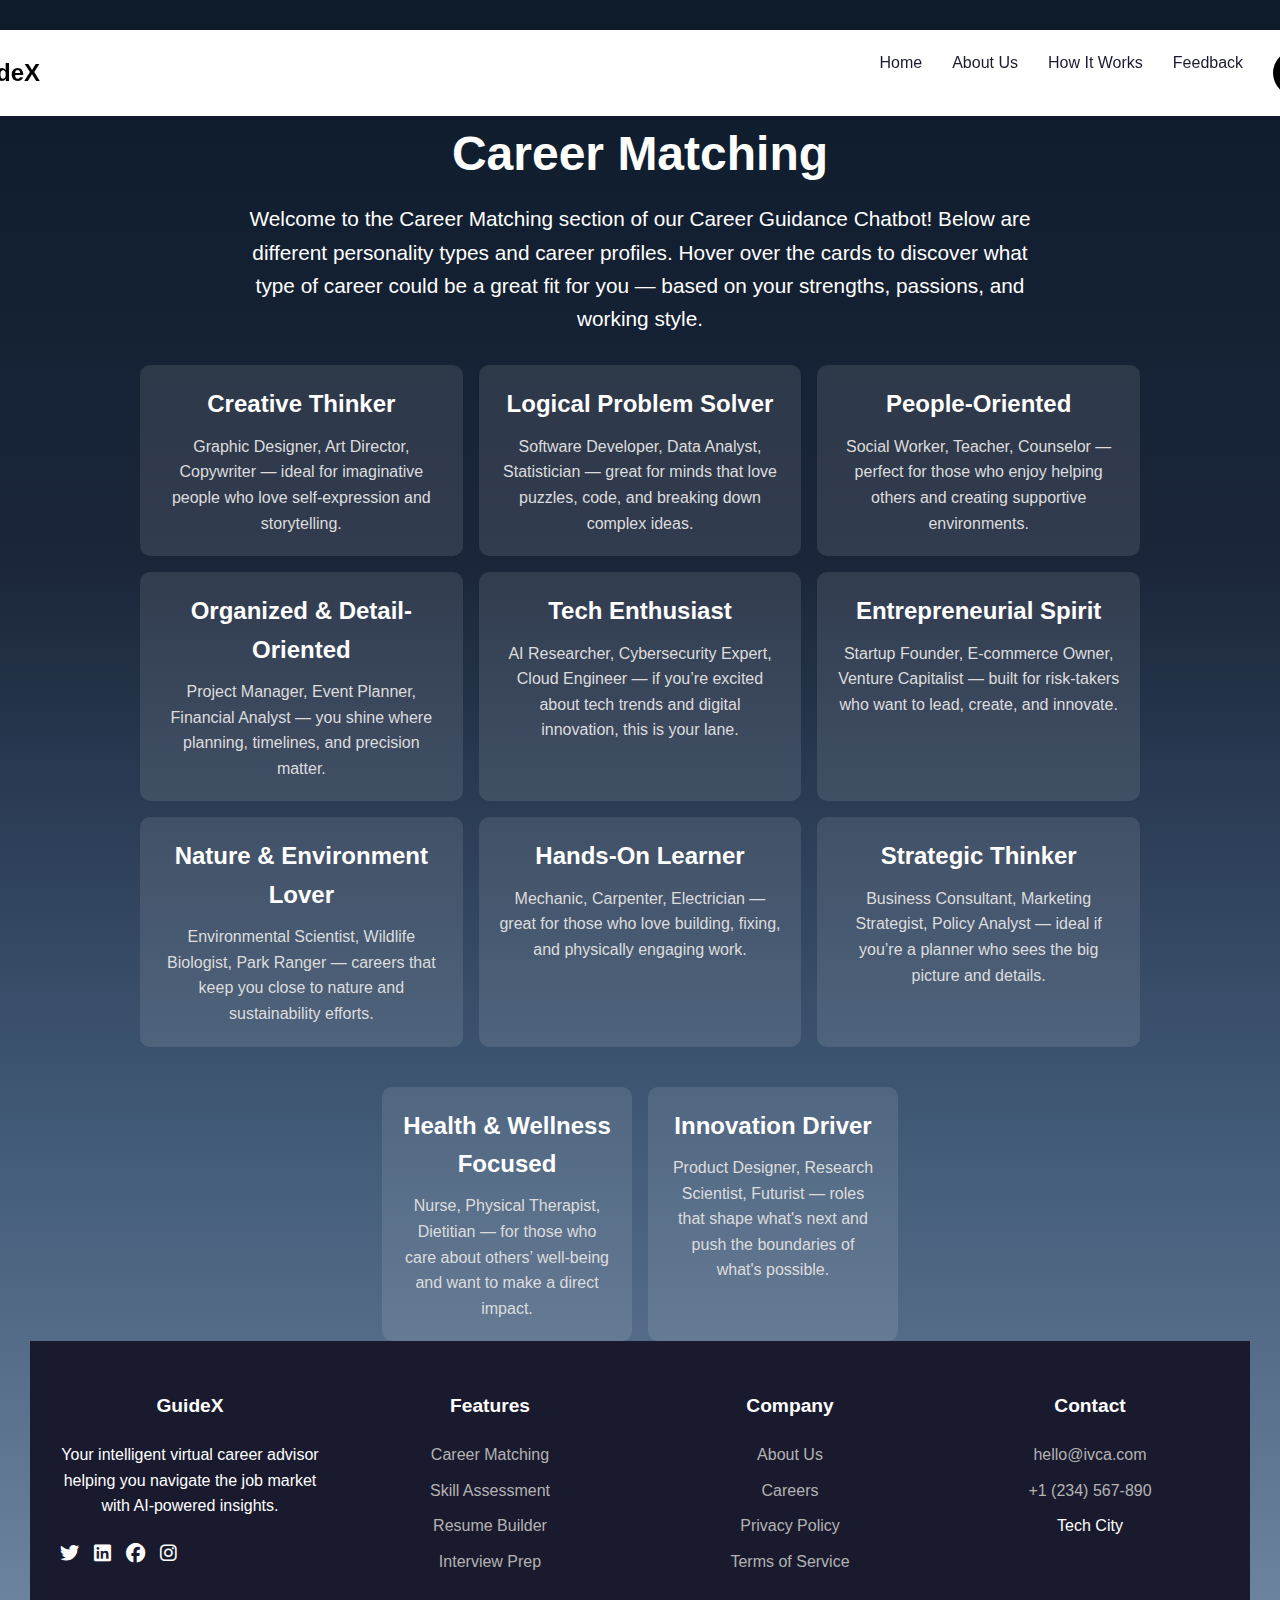
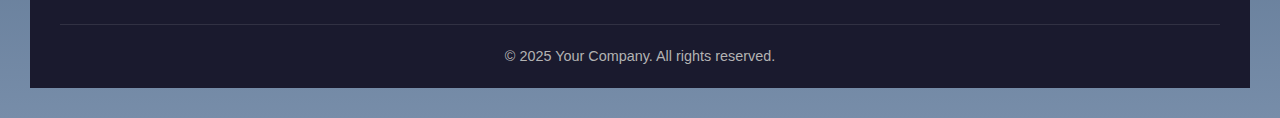
<file: final/matching.html>
<!DOCTYPE html>
<html lang="en">
<head>
  <meta charset="UTF-8" />
  <meta name="viewport" content="width=device-width, initial-scale=1.0"/>
  <title>Career Matching - Career Guidance Chatbot</title>
  <link rel="stylesheet" href="matching.css">
  <link href="https://fonts.googleapis.com/css2?family=Inter:wght@300;400;500;600;700&display=swap" rel="stylesheet">
  <link rel="stylesheet" href="https://cdnjs.cloudflare.com/ajax/libs/font-awesome/6.4.0/css/all.min.css">
  <style>

:root {
  /* --primary: #020024,#00D4FF,#090979; */
  /* --primary: #0f2027, #203a43, #2c5364; */
 /* --primary:rgba(139,92,246,0.3) */

 --primary-light: #ebf0ff;
  --secondary: #2f2952;
  --accent: #f72585;
  --dark: #1a1a2e;
  --light: #f8f9fa;
  --gray: #6c757d;
  --light-gray: #e9ecef;
}

* {
  margin: 0;
  padding: 0;
  box-sizing: border-box;
}

body {
  font-family: 'Inter', sans-serif;
  background-color: #f9fafb;
  color: var(--dark);
  line-height: 1.6;
}
.container1{
  /* max-width: 1200px; */
  margin-top: 0px;
  width:1500px;
  margin: 0 auto;
  padding: 0 20px;
}
.container {
  max-width: 1200px;
  margin: 0 auto;
  padding: 0 20px;
  /* background: linear-gradient(to right, #0d1b2a, #1b263b, #415a77, #778da9); */
}

/* Header */
header {
  background-color: white;
  box-shadow: 0 2px 10px rgba(0,0,0,0.1);
  position: sticky;
  top: 0;
  z-index: 100;
}

nav {
  display: flex;
  justify-content: space-between;
  align-items: center;
  padding: 20px 0;
}

.logo {
  display: flex;
  align-items: center;
  gap: 10px;
  font-weight: 700;
  font-size: 1.5rem;
  color:black;
  text-decoration: none;
}

.logo i {
  font-size: 1.8rem;
}

.nav-links {
  display: flex;
  gap: 30px;
}

.nav-links a {
  text-decoration: none;
  color: var(--dark);
  font-weight: 500;
  transition: color 0.3s;
}

.nav-links a:hover {
  color: black;
  border:2px solid beige;
  padding:7px;
  border-radius: 50px;
}

.nav-cta {
  background-color: var(--primary);
  color: white;
  padding: 10px 20px;
  border-radius: 50px;
  font-weight: 600;
}
nav-cta:hover{
  background-color: var(--seconday);
  transform: translateY(-2px);
  box-shadow: 0 6px 20px rgba(114, 9, 183, 0.3);
}


body {
    margin: 0;
    font-family: 'Segoe UI', Tahoma, Geneva, Verdana, sans-serif;
    background: linear-gradient(to bottom, #0d1b2a 0%, #1b263b 33%, #415a77 66%, #778da9 100%);
    color: #fff;
    display: flex;
    flex-direction: column;
    align-items: center;
    padding: 30px;
    text-align: center;
  }

  h1 {
    font-size: 3em;
    margin-bottom: 10px;
  }

  .description {
    font-size: 1.3em;
    max-width: 800px;
    margin-bottom: 30px;
    line-height: 1.6;
  }

  .career-match-grid {
    display: grid;
    grid-template-columns: repeat(auto-fit, minmax(250px, 1fr));
    gap: 16px;
    width: 100%;
    max-width: 1000px;
    margin-bottom: 40px;
  }

  .last-row {
    display: flex;
    justify-content: center;
    gap: 16px;
    flex-wrap: wrap;
  }

  .match-card {
    background-color: rgba(255, 255, 255, 0.1);
    padding: 20px;
    border-radius: 10px;
    transition: transform 0.3s, box-shadow 0.3s;
    cursor: pointer;
    flex: 0 0 250px;
  }

  .match-card:hover {
    transform: scale(1.07);
    box-shadow: 0 0 20px rgba(255, 255, 255, 0.25);
  }

  .match-card h3 {
    font-size: 1.5em;
    margin-bottom: 10px;
  }

  .match-card p {
    font-size: 1em;
    color: #ddd;
  }


  @media screen and (max-width: 768px) {
    .last-row {
      flex-direction: column;
      align-items: center;
    }
  }
  footer {
    background-color: var(--dark);
    color: white;
    padding: 50px 0 20px;
    width:100%;
}

.footer-content {
    display: grid;
    grid-template-columns: repeat(auto-fit, minmax(200px, 1fr));
    gap: 40px;
    margin-bottom: 40px;
}

.footer-column h3 {
    font-size: 1.2rem;
    margin-bottom: 20px;
}

.footer-column ul {
    list-style: none;
}

.footer-column ul li {
    margin-bottom: 10px;
}

.footer-column ul li a {
    color: #b3b3b3;
    text-decoration: none;
    transition: color 0.3s;
}

.footer-column ul li a:hover {
    color: white;
}

.social-links {
    display: flex;
    gap: 15px;
    margin-top: 20px;
}

.social-links a {
    color: white;
    font-size: 1.2rem;
}

.copyright {
    text-align: center;
    padding-top: 20px;
    border-top: 1px solid rgba(255,255,255,0.1);
    color: #b3b3b3;
    font-size: 0.9rem;
}

/* Responsive */
@media (max-width: 992px) {
    .hero-content {
        flex-direction: column;
    }
    
    .hero-text {
        text-align: center;
    }
    
    .hero p {
        margin: 0 auto 30px;
    }
    
    .cta-buttons {
        justify-content: center;
    }
}

@media (max-width: 768px) {
    h1 {
        font-size: 2.5rem;
    }
    
    .nav-links {
        display: none;
    }
    
    .chatbot-container {
        height: 400px;
    }
}
  </style>

</head>
<body>
  <header>
    <div class="container1" >
        <nav>
            <a href="#" class="logo">
                <i class="fas fa-robot"></i>
                <span>GuideX</span>
            </a>
            <div class="nav-links">
                <a href="index.html">Home</a>
                <a href="about.html">About Us</a>
                <a href="#">How It Works</a>
                <a href="feedback.html">Feedback</a>
                <a href="#" class="nav-cta" style="color:white; background-color: black;">Sign Up</a>
            </div>
        </nav>
    </div>
</header>
  <h1>Career Matching</h1>
  <p class="description">
    Welcome to the Career Matching section of our Career Guidance Chatbot! Below are different personality types and career profiles. Hover over the cards to discover what type of career could be a great fit for you — based on your strengths, passions, and working style.
  </p>

  <!-- First 9 Cards in Grid -->
  <div class="career-match-grid">
    <div class="match-card">
      <h3>Creative Thinker</h3>
      <p>Graphic Designer, Art Director, Copywriter — ideal for imaginative people who love self-expression and storytelling.</p>
    </div>
    <div class="match-card">
      <h3>Logical Problem Solver</h3>
      <p>Software Developer, Data Analyst, Statistician — great for minds that love puzzles, code, and breaking down complex ideas.</p>
    </div>
    <div class="match-card">
      <h3>People-Oriented</h3>
      <p>Social Worker, Teacher, Counselor — perfect for those who enjoy helping others and creating supportive environments.</p>
    </div>
    <div class="match-card">
      <h3>Organized & Detail-Oriented</h3>
      <p>Project Manager, Event Planner, Financial Analyst — you shine where planning, timelines, and precision matter.</p>
    </div>
    <div class="match-card">
      <h3>Tech Enthusiast</h3>
      <p>AI Researcher, Cybersecurity Expert, Cloud Engineer — if you’re excited about tech trends and digital innovation, this is your lane.</p>
    </div>
    <div class="match-card">
      <h3>Entrepreneurial Spirit</h3>
      <p>Startup Founder, E-commerce Owner, Venture Capitalist — built for risk-takers who want to lead, create, and innovate.</p>
    </div>
    <div class="match-card">
      <h3>Nature & Environment Lover</h3>
      <p>Environmental Scientist, Wildlife Biologist, Park Ranger — careers that keep you close to nature and sustainability efforts.</p>
    </div>
    <div class="match-card">
      <h3>Hands-On Learner</h3>
      <p>Mechanic, Carpenter, Electrician — great for those who love building, fixing, and physically engaging work.</p>
    </div>
    <div class="match-card">
      <h3>Strategic Thinker</h3>
      <p>Business Consultant, Marketing Strategist, Policy Analyst — ideal if you’re a planner who sees the big picture and details.</p>
    </div>
  </div>

  <!-- Last 2 Cards Centered -->
  <div class="last-row">
    <div class="match-card">
      <h3>Health & Wellness Focused</h3>
      <p>Nurse, Physical Therapist, Dietitian — for those who care about others’ well-being and want to make a direct impact.</p>
    </div>
    <div class="match-card">
      <h3>Innovation Driver</h3>
      <p>Product Designer, Research Scientist, Futurist — roles that shape what's next and push the boundaries of what's possible.</p>
    </div>
  </div>

  <footer>
    <div class="container">
        <div class="footer-content">
            <div class="footer-column">
                <h3>GuideX</h3>
                <p>Your intelligent virtual career advisor helping you navigate the job market with AI-powered insights.</p>
                <div class="social-links">
                    <a href="#"><i class="fab fa-twitter"></i></a>
                    <a href="#"><i class="fab fa-linkedin"></i></a>
                    <a href="#"><i class="fab fa-facebook"></i></a>
                    <a href="#"><i class="fab fa-instagram"></i></a>
                </div>
            </div>
            <div class="footer-column">
                <h3>Features</h3>
                <ul>
                    <li><a href="matching.html">Career Matching</a></li>
                    <li><a href="skill.html">Skill Assessment</a></li>
                    <li><a href="resume.html">Resume Builder</a></li>
                    <li><a href="#">Interview Prep</a></li>
                </ul>
            </div>
            <div class="footer-column">
                <h3>Company</h3>
                <ul>
                    <li><a href="about.html">About Us</a></li>
                    <li><a href="career.html">Careers</a></li>
                    <li><a href="privacy.html">Privacy Policy</a></li>
                    <li><a href="#">Terms of Service</a></li>
                </ul>
            </div>
            <div class="footer-column">
                <h3>Contact</h3>
                <ul>
                    <li><a href="mailto:hello@ivca.com">hello@ivca.com</a></li>
                    <li><a href="tel:+1234567890">+1 (234) 567-890</a></li>
                    <li>Tech City</li>
                </ul>
            </div>
        </div>
        <div class="copyright">
            <p>&copy; 2025 Your Company. All rights reserved.</p>
        </div>
    </div>
    </footer>

</body>
</html>
</file>
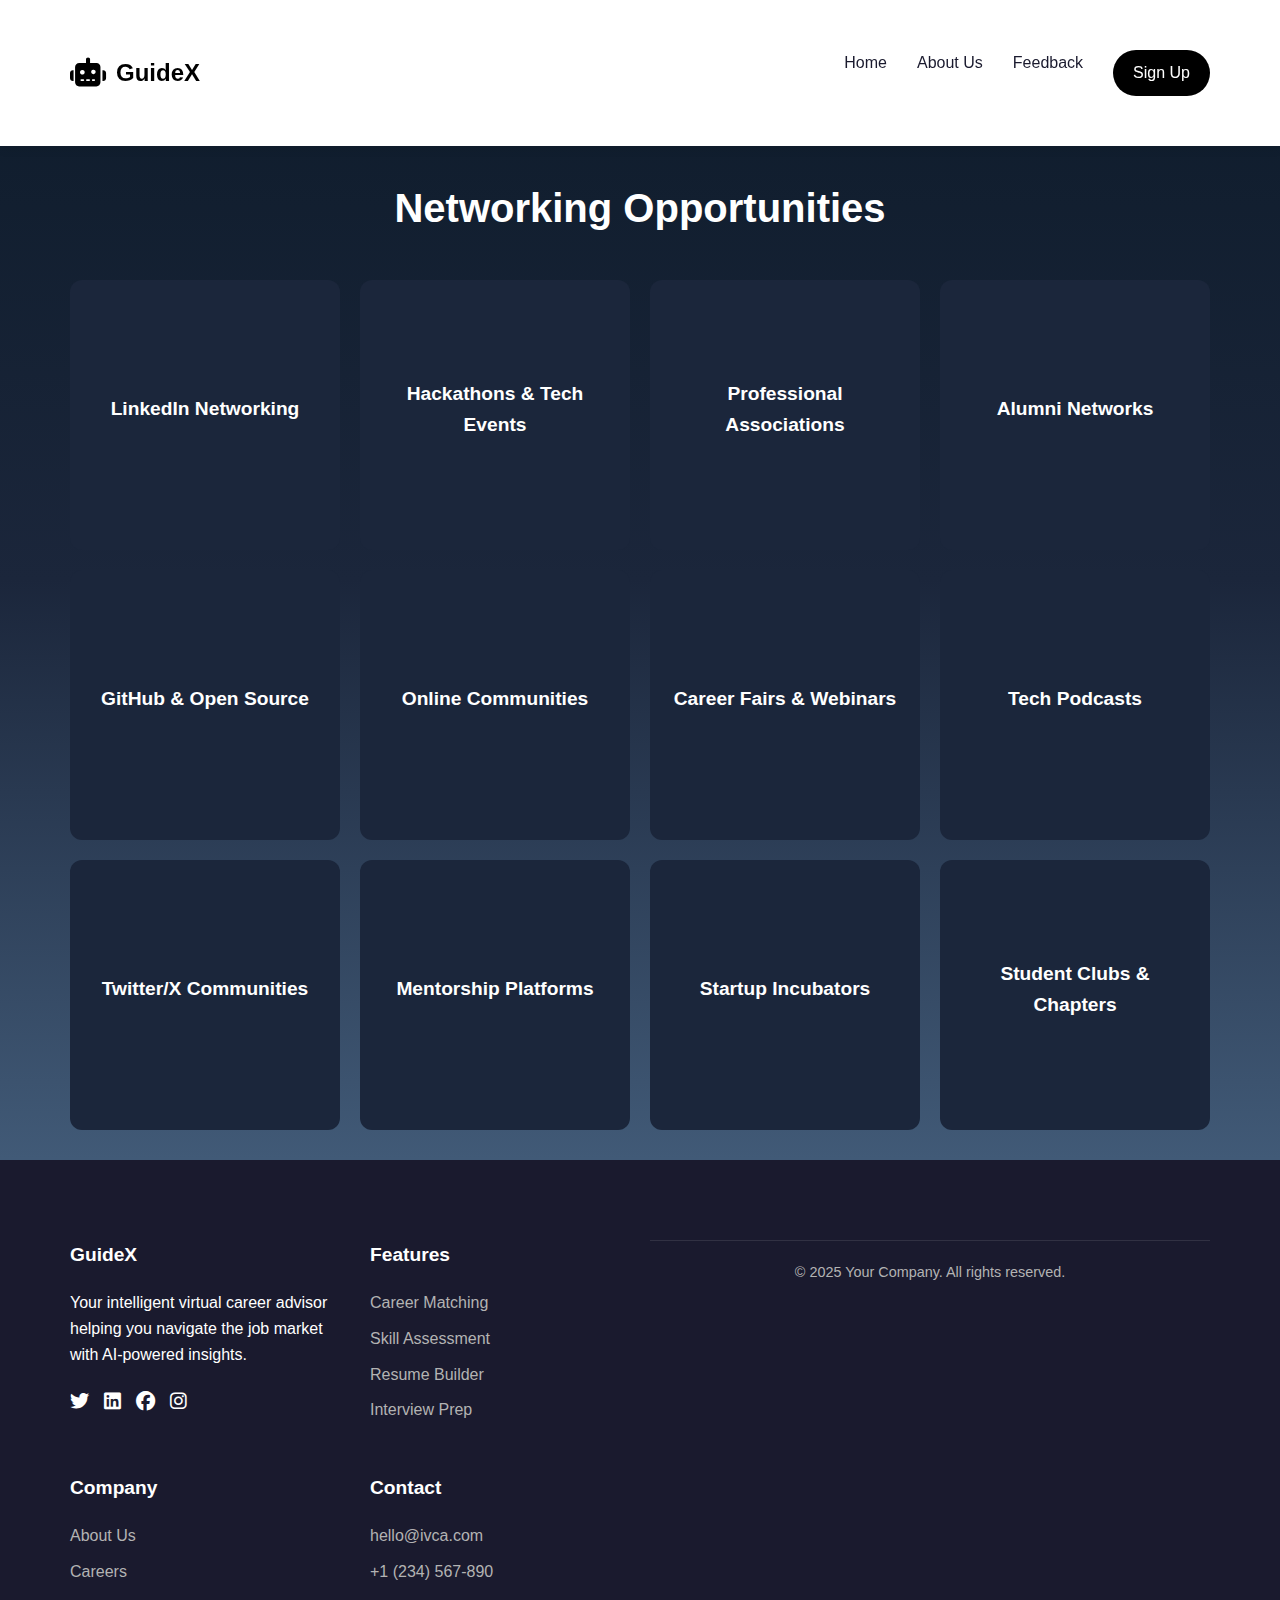
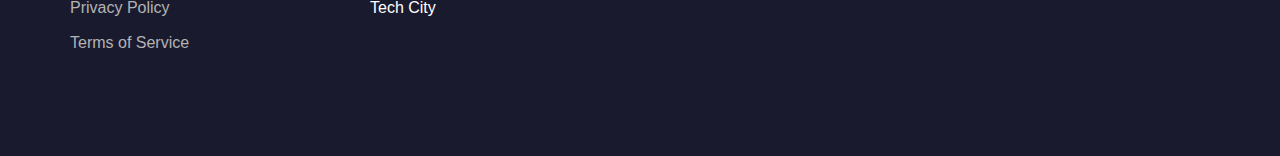
<file: final/networking.html>
<!DOCTYPE html>
<html lang="en">
<head>
  <meta charset="UTF-8">
  <link href="https://fonts.googleapis.com/css2?family=Inter:wght@300;400;500;600;700&display=swap" rel="stylesheet">
  <link rel="stylesheet" href="https://cdnjs.cloudflare.com/ajax/libs/font-awesome/6.4.0/css/all.min.css">
  <title>Networking Opportunities</title>
  <style>
  :root {
    /* --primary: #020024,#00D4FF,#090979; */
    /* --primary: #0f2027, #203a43, #2c5364; */
   /* --primary:rgba(139,92,246,0.3) */
  
   --primary-light: #ebf0ff;
    --secondary: #2f2952;
    --accent: #f72585;
    --dark: #1a1a2e;
    --light: #f8f9fa;
    --gray: #6c757d;
    --light-gray: #e9ecef;
}

* {
    margin: 0;
    padding: 0;
    box-sizing: border-box;
}

body {
    font-family: 'Inter', sans-serif;
    background-color: #f9fafb;
    color: var(--dark);
    line-height: 1.6;
}

.container {
    max-width: 1200px;
    margin: 0 auto;
    padding: 0 20px;
    /* background: linear-gradient(to right, #0d1b2a, #1b263b, #415a77, #778da9); */
}

/* Header */
header {
    background-color: white;
    box-shadow: 0 2px 10px rgba(0,0,0,0.1);
    position: sticky;
    top: 0;
    z-index: 100;
}

nav {
    display: flex;
    justify-content: space-between;
    align-items: center;
    padding: 20px 0;
}

.logo {
    display: flex;
    align-items: center;
    gap: 10px;
    font-weight: 700;
    font-size: 1.5rem;
    color: black;
    text-decoration: none;
}

.logo i {
    font-size: 1.8rem;
}

.nav-links {
    display: flex;
    gap: 30px;
}

.nav-links a {
    text-decoration: none;
    color: var(--dark);
    font-weight: 500;
    transition: color 0.3s;
}

.nav-links a:hover {
    color: black;
    transition: color 0.3s, border-bottom 0.3s;
    
    /* border:2px solid beige; */
    padding:7px;
    /* border-radius: 50px; */
}

.nav-cta {
    background-color: var(--primary);
    color: white;
    padding: 10px 20px;
    border-radius: 50px;
    font-weight: 600;
}
nav-cta:hover{
    background-color: var(--seconday);
    transform: translateY(-2px);
    box-shadow: 0 6px 20px rgba(114, 9, 183, 0.3);
}

    * {
      box-sizing: border-box;
    }

    body {
      margin: 0;
      font-family: 'Segoe UI', Tahoma, Geneva, Verdana, sans-serif;
      background: linear-gradient(to bottom, #0d1b2a 0%, #1b263b 33%, #415a77 66%, #778da9 100%);
      color: white;
      min-height: 100vh;
    }

    h1 {
      text-align: center;
      padding: 30px 20px 10px;
      font-size: 2.5rem;
    }

    .container {
      display: grid;
      grid-template-columns: repeat(auto-fit, minmax(250px, 1fr));
      gap: 20px;
      padding: 30px;
      max-width: 1200px;
      margin: 0 auto;
    }

    .card {
      background-color: #1b263b;
      border-radius: 12px;
      padding: 20px;
      aspect-ratio: 1 / 1;
      display: flex;
      flex-direction: column;
      justify-content: center;
      align-items: center;
      text-align: center;
      transition: transform 0.3s ease, background-color 0.3s ease;
      cursor: pointer;
    }

    .card:hover {
      transform: scale(1.05);
      background-color: #415a77;
    }

    .card-title {
      font-size: 1.2rem;
      font-weight: bold;
      margin-bottom: 10px;
    }

    .card-description {
      font-size: 14px;
      display: none;
      color: #f0f0f0;
      margin-top: 10px;
    }

    .card:hover .card-description {
      display: block;
    }

    @media (max-width: 600px) {
      .card {
        aspect-ratio: auto;
      }
    }
    footer {
    background-color: var(--dark);
    color: white;
    padding: 50px 0 20px;
    width:100%;
}

.footer-content {
    display: grid;
    grid-template-columns: repeat(auto-fit, minmax(200px, 1fr));
    gap: 40px;
    margin-bottom: 40px;
}

.footer-column h3 {
    font-size: 1.2rem;
    margin-bottom: 20px;
}

.footer-column ul {
    list-style: none;
}

.footer-column ul li {
    margin-bottom: 10px;
}

.footer-column ul li a {
    color: #b3b3b3;
    text-decoration: none;
    transition: color 0.3s;
}

.footer-column ul li a:hover {
    color: white;
}

.social-links {
    display: flex;
    gap: 15px;
    margin-top: 20px;
}

.social-links a {
    color: white;
    font-size: 1.2rem;
}

.copyright {
    text-align: center;
    padding-top: 20px;
    border-top: 1px solid rgba(255,255,255,0.1);
    color: #b3b3b3;
    font-size: 0.9rem;
}

/* Responsive */
@media (max-width: 992px) {
    .hero-content {
        flex-direction: column;
    }
    
    .hero-text {
        text-align: center;
    }
    
    .hero p {
        margin: 0 auto 30px;
    }
    
    .cta-buttons {
        justify-content: center;
    }
}

@media (max-width: 768px) {
    h1 {
        font-size: 2.5rem;
    }
    
    .nav-links {
        display: none;
    }
    
    .chatbot-container {
        height: 400px;
    }
}
  </style>
</head>
<body>
    <header>
        <div class="container">
            <nav>
                <a href="#" class="logo">
                    <i class="fas fa-robot"></i>
                    <span>GuideX</span>
                </a>
                <div class="nav-links">
                    <a href="index.html">Home</a>
                    <a href="about.html">About Us</a>
                    
                    <a href="feedback.html">Feedback</a>
                    <a href="#" class="nav-cta" style="color:white; background-color: black;">Sign Up</a>
                </div>
            </nav>
        </div>
    </header>
  <h1>Networking Opportunities</h1>
  <div class="container">

    <div class="card" onclick="window.open('https://www.linkedin.com', '_blank')">
      <div class="card-title">LinkedIn Networking</div>
      <div class="card-description">
        Use LinkedIn to connect with professionals in your field. Join industry groups, share insights, and reach out to alumni or mentors.
      </div>
    </div>

    <div class="card" onclick="window.open('https://mlh.io/', '_blank')">
      <div class="card-title">Hackathons & Tech Events</div>
      <div class="card-description">
        Participate in hackathons, conferences, and meetups. Build connections with developers, recruiters, and companies.
      </div>
    </div>

    <div class="card" onclick="window.open('https://www.ieee.org/', '_blank')">
      <div class="card-title">Professional Associations</div>
      <div class="card-description">
        Join IEEE or ACM. Get access to events, jobs, and veteran professionals in your field.
      </div>
    </div>

    <div class="card" onclick="window.open('https://alumni.harvard.edu/community', '_blank')">
      <div class="card-title">Alumni Networks</div>
      <div class="card-description">
        Alumni groups are perfect for mentorship, job referrals, and shadowing opportunities in your domain.
      </div>
    </div>

    <div class="card" onclick="window.open('https://github.com/explore', '_blank')">
      <div class="card-title">GitHub & Open Source</div>
      <div class="card-description">
        Contribute to open-source. Make PRs, join discussions, and get seen by top tech teams.
      </div>
    </div>

    <div class="card" onclick="window.open('https://dev.to/', '_blank')">
      <div class="card-title">Online Communities</div>
      <div class="card-description">
        Engage in Reddit, Dev.to, Stack Overflow, or Discord to expand your presence in your niche.
      </div>
    </div>

    <div class="card" onclick="window.open('https://www.careerfairplus.com/', '_blank')">
      <div class="card-title">Career Fairs & Webinars</div>
      <div class="card-description">
        Attend career fairs, virtual or physical, to meet recruiters and share your resume.
      </div>
    </div>

    <div class="card" onclick="window.open('https://www.youtube.com/results?search_query=tech+podcasts', '_blank')">
      <div class="card-title">Tech Podcasts</div>
      <div class="card-description">
        Learn from tech podcasts and follow creators to join their community discussions.
      </div>
    </div>

    <div class="card" onclick="window.open('https://twitter.com/search?q=developer%20community', '_blank')">
      <div class="card-title">Twitter/X Communities</div>
      <div class="card-description">
        Follow devs and recruiters. Many share job tips, threads, and projects on Twitter/X.
      </div>
    </div>

    <div class="card" onclick="window.open('https://adplist.org/', '_blank')">
      <div class="card-title">Mentorship Platforms</div>
      <div class="card-description">
        Use platforms like ADPList to find mentors, book sessions, and grow with expert help.
      </div>
    </div>

    <div class="card" onclick="window.open('https://www.ycombinator.com/', '_blank')">
      <div class="card-title">Startup Incubators</div>
      <div class="card-description">
        Join programs like Y Combinator or college startup cells to connect with investors, mentors, and tech founders.
      </div>
    </div>

    <div class="card" onclick="window.open('https://developers.google.com/community/gdsc', '_blank')">
      <div class="card-title">Student Clubs & Chapters</div>
      <div class="card-description">
        Be active in college clubs like GDSC, E-Cell, IEEE, or CodeChef Campus Chapter to network from day one.
      </div>
    </div>

  </div>
  <footer>
    <div class="container">
        <div class="footer-content">
            <div class="footer-column">
                <h3>GuideX</h3>
                <p>Your intelligent virtual career advisor helping you navigate the job market with AI-powered insights.</p>
                <div class="social-links">
                    <a href="#"><i class="fab fa-twitter"></i></a>
                    <a href="#"><i class="fab fa-linkedin"></i></a>
                    <a href="#"><i class="fab fa-facebook"></i></a>
                    <a href="#"><i class="fab fa-instagram"></i></a>
                </div>
            </div>
            <div class="footer-column">
                <h3>Features</h3>
                <ul>
                    <li><a href="matching.html">Career Matching</a></li>
                    <li><a href="skill.html">Skill Assessment</a></li>
                    <li><a href="#">Resume Builder</a></li>
                    <li><a href="#">Interview Prep</a></li>
                </ul>
            </div>
            <div class="footer-column">
                <h3>Company</h3>
                <ul>
                    <li><a href="about.html">About Us</a></li>
                    <li><a href="career">Careers</a></li>
                    <li><a href="privacy.html">Privacy Policy</a></li>
                    <li><a href="#">Terms of Service</a></li>
                </ul>
            </div>
            <div class="footer-column">
                <h3>Contact</h3>
                <ul>
                    <li><a href="mailto:hello@ivca.com">hello@ivca.com</a></li>
                    <li><a href="tel:+1234567890">+1 (234) 567-890</a></li>
                    <li>Tech City</li>
                </ul>
            </div>
        </div>
        <div class="copyright">
            <p>&copy; 2025 Your Company. All rights reserved.</p>
        </div>
    </div>
    </footer>
</body>
</html>
</file>
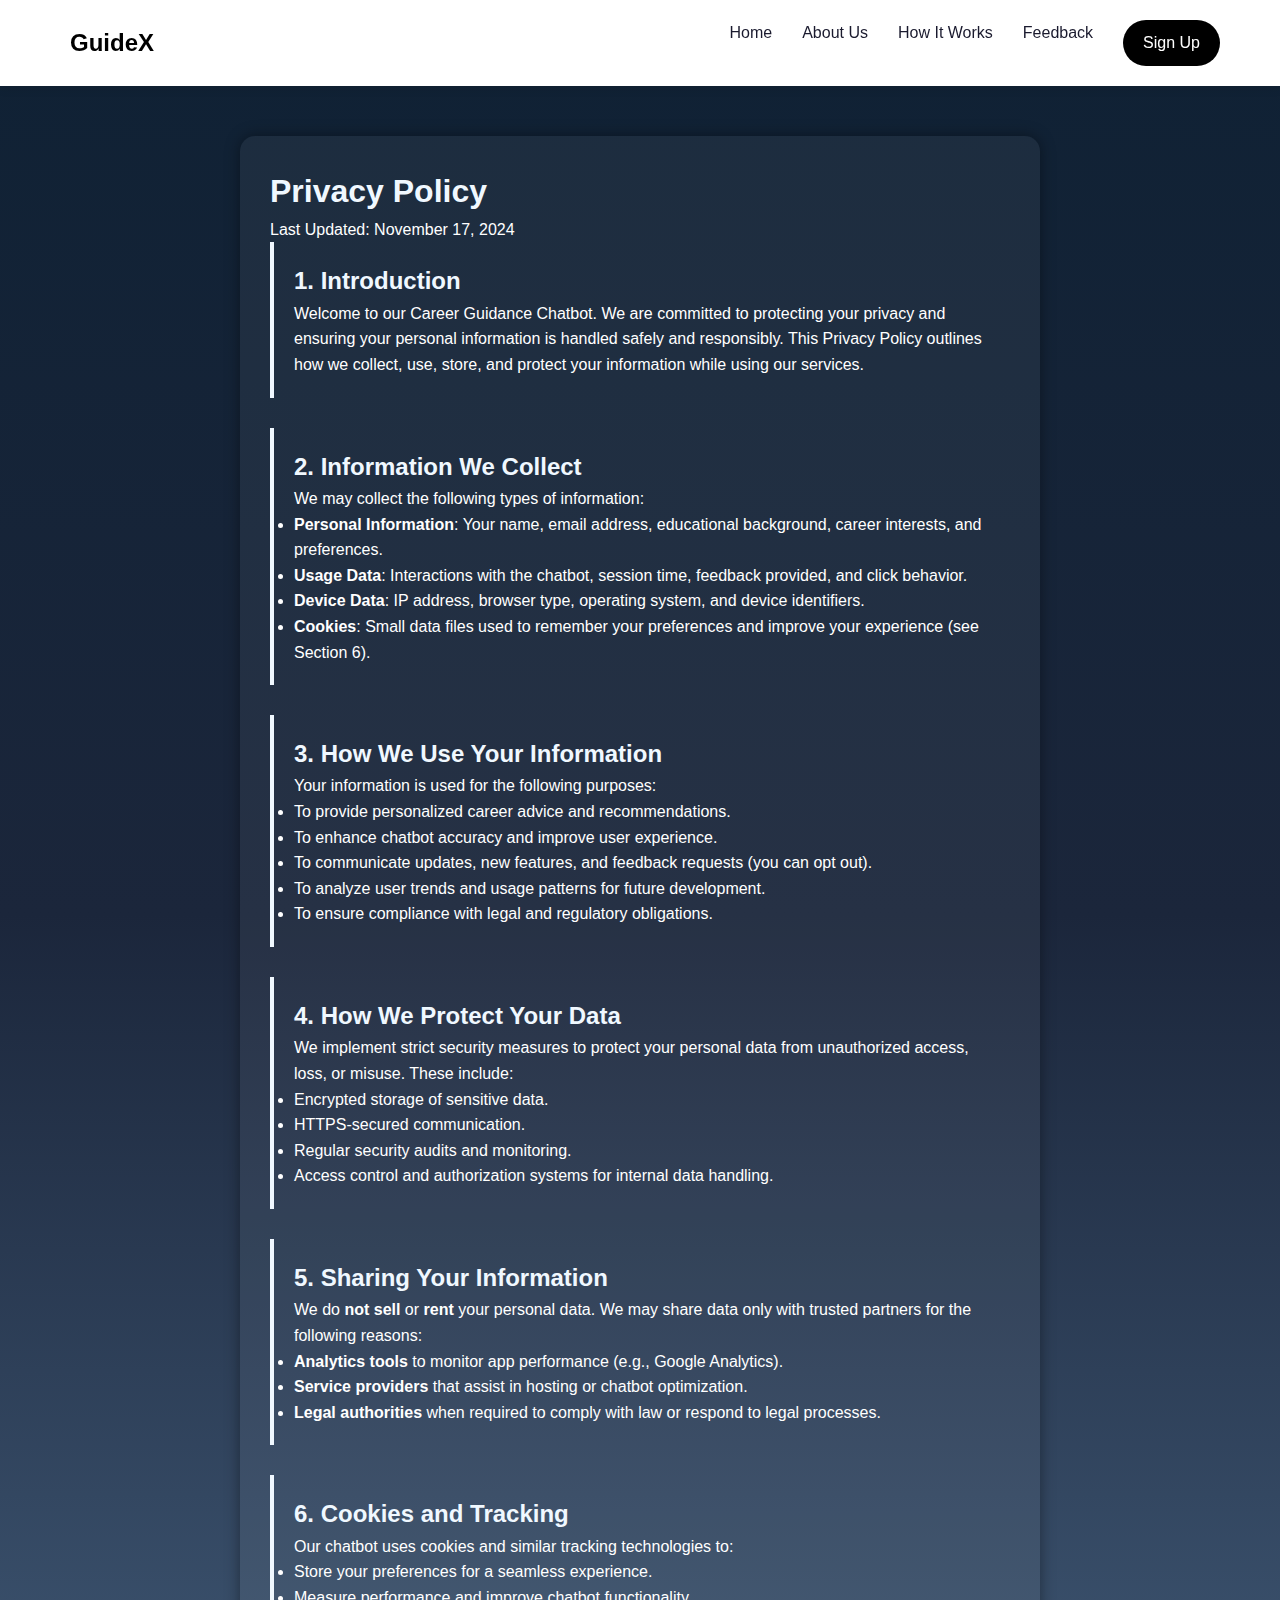
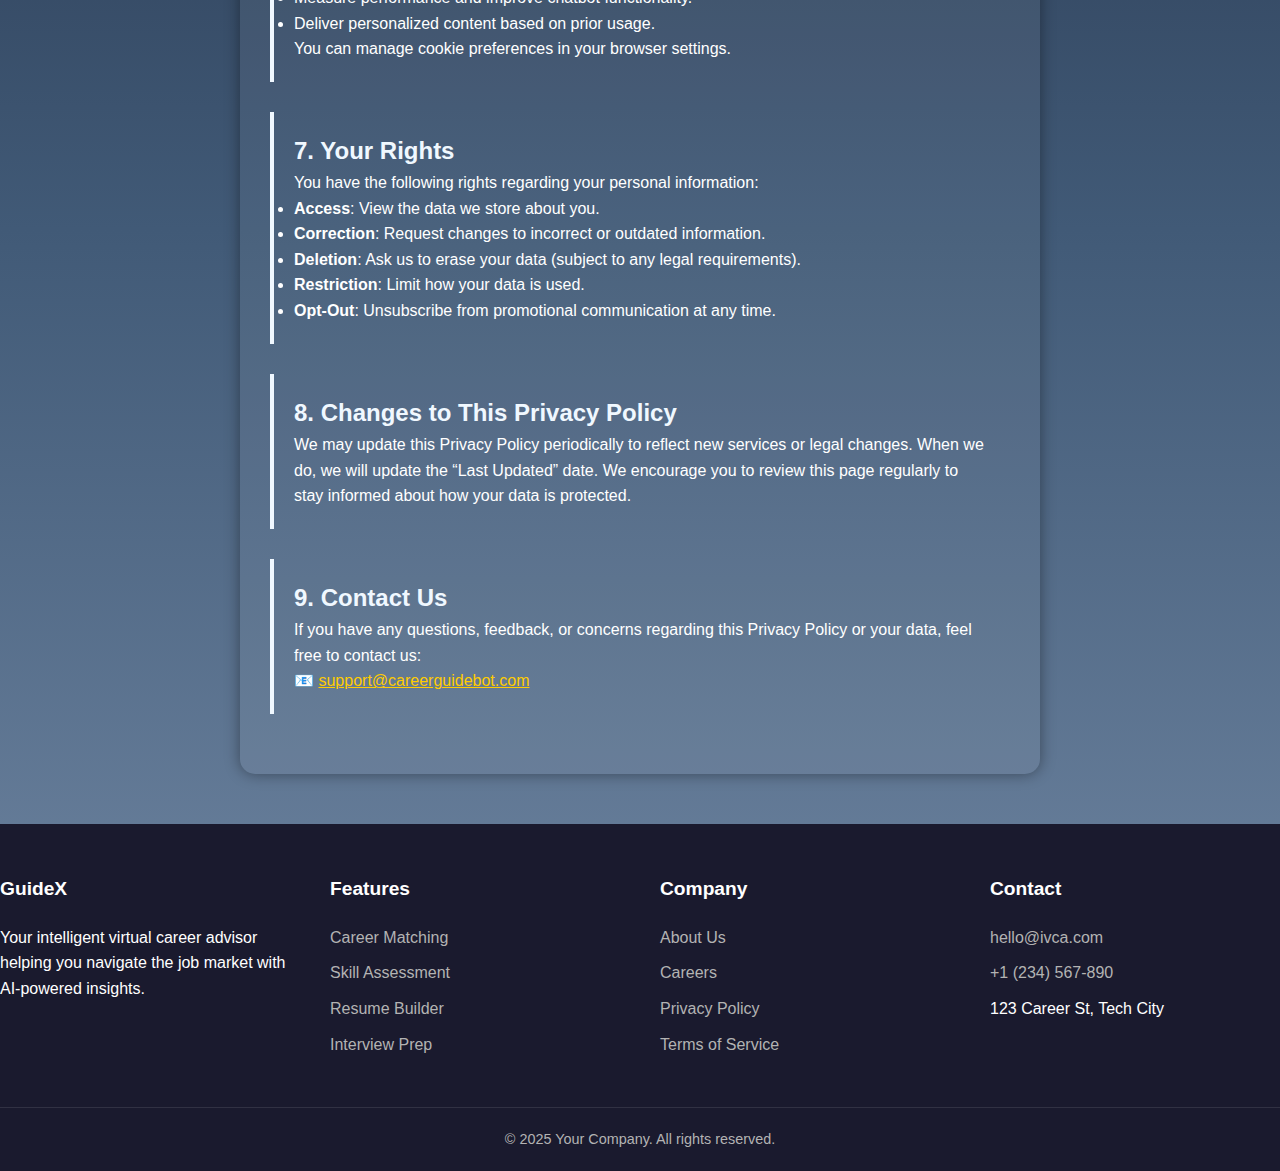
<file: final/privacy.html>
<!DOCTYPE html>
<html lang="en">
<head>
  <meta charset="UTF-8" />
  <meta name="viewport" content="width=device-width, initial-scale=1.0" />
  <link rel="stylesheet" href="privacy.css">
  <title>Privacy Policy</title>
  
</head>
<body>
    <header>
        <div class="container1">
            <nav>
                <a href="#" class="logo">
                    <i class="fas fa-robot"></i>
                    <span>GuideX</span>
                </a>
                <div class="nav-links">
                    <a href="index.html">Home</a>
                    <a href="about.html">About Us</a>
                    <a href="#">How It Works</a>
                    <a href="feedback.html">Feedback</a>
                    <a href="#" class="nav-cta" style="color:white; background-color: black;">Sign Up</a>
                </div>
            </nav>
        </div>
    </header>
  <div class="container">
    <h1>Privacy Policy</h1>
    <p>Last Updated: November 17, 2024</p>

    <div class="section">
      <h2>1. Introduction</h2>
      <p>Welcome to our Career Guidance Chatbot. We are committed to protecting your privacy and ensuring your personal information is handled safely and responsibly. This Privacy Policy outlines how we collect, use, store, and protect your information while using our services.</p>
      <div class="tooltip">Overview of the Privacy Policy</div>
    </div>

    <div class="section">
      <h2>2. Information We Collect</h2>
      <p>We may collect the following types of information:</p>
      <ul>
        <li><strong>Personal Information</strong>: Your name, email address, educational background, career interests, and preferences.</li>
        <li><strong>Usage Data</strong>: Interactions with the chatbot, session time, feedback provided, and click behavior.</li>
        <li><strong>Device Data</strong>: IP address, browser type, operating system, and device identifiers.</li>
        <li><strong>Cookies</strong>: Small data files used to remember your preferences and improve your experience (see Section 6).</li>
      </ul>
      <div class="tooltip">Details about the types of data collected</div>
    </div>

    <div class="section">
      <h2>3. How We Use Your Information</h2>
      <p>Your information is used for the following purposes:</p>
      <ul>
        <li>To provide personalized career advice and recommendations.</li>
        <li>To enhance chatbot accuracy and improve user experience.</li>
        <li>To communicate updates, new features, and feedback requests (you can opt out).</li>
        <li>To analyze user trends and usage patterns for future development.</li>
        <li>To ensure compliance with legal and regulatory obligations.</li>
      </ul>
      <div class="tooltip">How your data helps improve the service</div>
    </div>

    <div class="section">
      <h2>4. How We Protect Your Data</h2>
      <p>We implement strict security measures to protect your personal data from unauthorized access, loss, or misuse. These include:</p>
      <ul>
        <li>Encrypted storage of sensitive data.</li>
        <li>HTTPS-secured communication.</li>
        <li>Regular security audits and monitoring.</li>
        <li>Access control and authorization systems for internal data handling.</li>
      </ul>
      <div class="tooltip">Security measures explained</div>
    </div>

    <div class="section">
      <h2>5. Sharing Your Information</h2>
      <p>We do <strong>not sell</strong> or <strong>rent</strong> your personal data. We may share data only with trusted partners for the following reasons:</p>
      <ul>
        <li><strong>Analytics tools</strong> to monitor app performance (e.g., Google Analytics).</li>
        <li><strong>Service providers</strong> that assist in hosting or chatbot optimization.</li>
        <li><strong>Legal authorities</strong> when required to comply with law or respond to legal processes.</li>
      </ul>
      <div class="tooltip">Conditions when data might be shared</div>
    </div>

    <div class="section">
      <h2>6. Cookies and Tracking</h2>
      <p>Our chatbot uses cookies and similar tracking technologies to:</p>
      <ul>
        <li>Store your preferences for a seamless experience.</li>
        <li>Measure performance and improve chatbot functionality.</li>
        <li>Deliver personalized content based on prior usage.</li>
      </ul>
      <p>You can manage cookie preferences in your browser settings.</p>
      <div class="tooltip">Tracking usage with cookies</div>
    </div>

    <div class="section">
      <h2>7. Your Rights</h2>
      <p>You have the following rights regarding your personal information:</p>
      <ul>
        <li><strong>Access</strong>: View the data we store about you.</li>
        <li><strong>Correction</strong>: Request changes to incorrect or outdated information.</li>
        <li><strong>Deletion</strong>: Ask us to erase your data (subject to any legal requirements).</li>
        <li><strong>Restriction</strong>: Limit how your data is used.</li>
        <li><strong>Opt-Out</strong>: Unsubscribe from promotional communication at any time.</li>
      </ul>
      <div class="tooltip">Your control over personal data</div>
    </div>

    <div class="section">
      <h2>8. Changes to This Privacy Policy</h2>
      <p>We may update this Privacy Policy periodically to reflect new services or legal changes. When we do, we will update the “Last Updated” date. We encourage you to review this page regularly to stay informed about how your data is protected.</p>
      <div class="tooltip">When and how this policy may change</div>
    </div>

    <div class="section">
      <h2>9. Contact Us</h2>
      <p>If you have any questions, feedback, or concerns regarding this Privacy Policy or your data, feel free to contact us:</p>
      <p>📧 <a href="mailto:support@careerguidebot.com">support@careerguidebot.com</a></p>
      <div class="tooltip">Support and queries</div>
    </div>
  </div>
  <footer>
    <div class="container2">
        <div class="footer-content">
            <div class="footer-column">
                <h3>GuideX</h3>
                <p>Your intelligent virtual career advisor helping you navigate the job market with AI-powered insights.</p>
                <div class="social-links">
                    <a href="#"><i class="fab fa-twitter"></i></a>
                    <a href="#"><i class="fab fa-linkedin"></i></a>
                    <a href="#"><i class="fab fa-facebook"></i></a>
                    <a href="#"><i class="fab fa-instagram"></i></a>
                </div>
            </div>
            <div class="footer-column">
                <h3>Features</h3>
                <ul>
                    <li><a href="#">Career Matching</a></li>
                    <li><a href="#">Skill Assessment</a></li>
                    <li><a href="#">Resume Builder</a></li>
                    <li><a href="#">Interview Prep</a></li>
                </ul>
            </div>
            <div class="footer-column">
                <h3>Company</h3>
                <ul>
                    <li><a href="about.html">About Us</a></li>
                    <li><a href="#">Careers</a></li>
                    <li><a href="privacy.html">Privacy Policy</a></li>
                    <li><a href="#">Terms of Service</a></li>
                </ul>
            </div>
            <div class="footer-column">
                <h3>Contact</h3>
                <ul>
                    <li><a href="mailto:hello@ivca.com">hello@ivca.com</a></li>
                    <li><a href="tel:+1234567890">+1 (234) 567-890</a></li>
                    <li>123 Career St, Tech City</li>
                </ul>
            </div>
        </div>
        <div class="copyright">
            <p>&copy; 2025 Your Company. All rights reserved.</p>
        </div>
    </div>
    </footer>
</body>
</html>
</file>
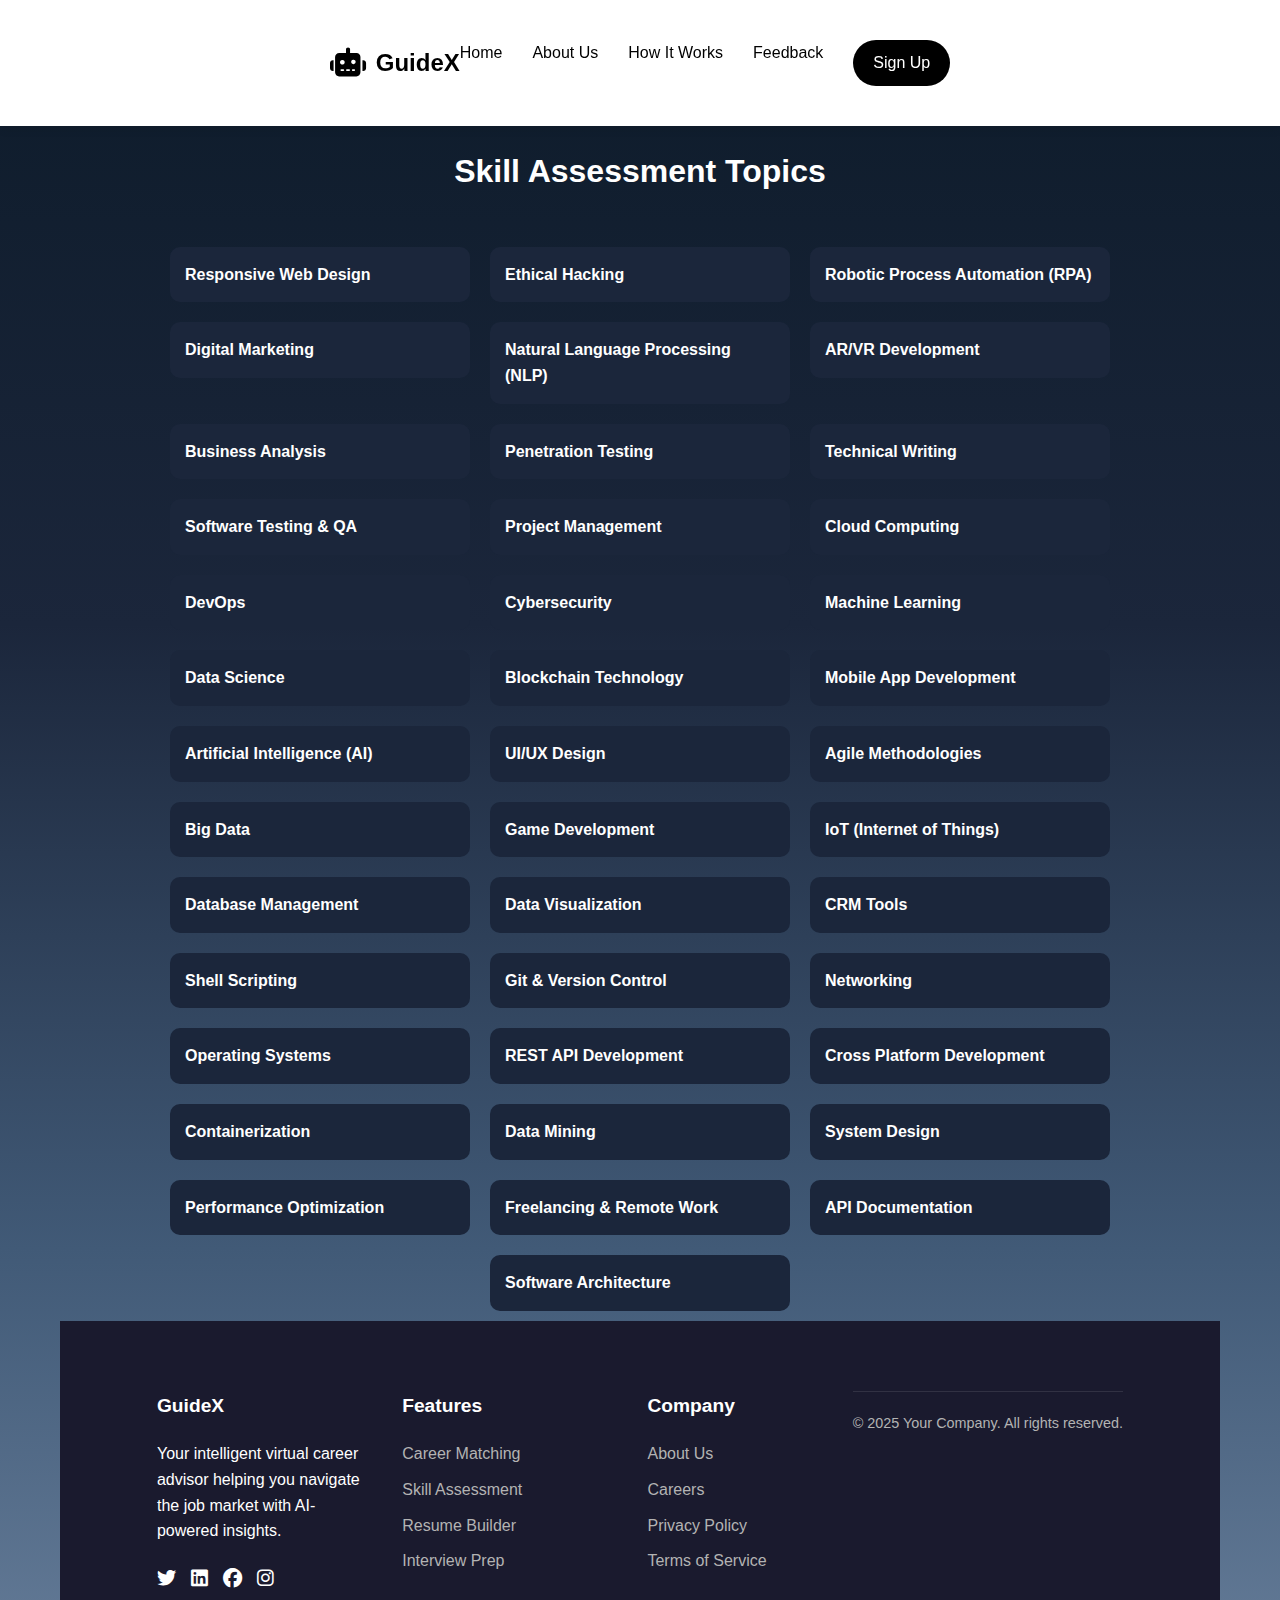
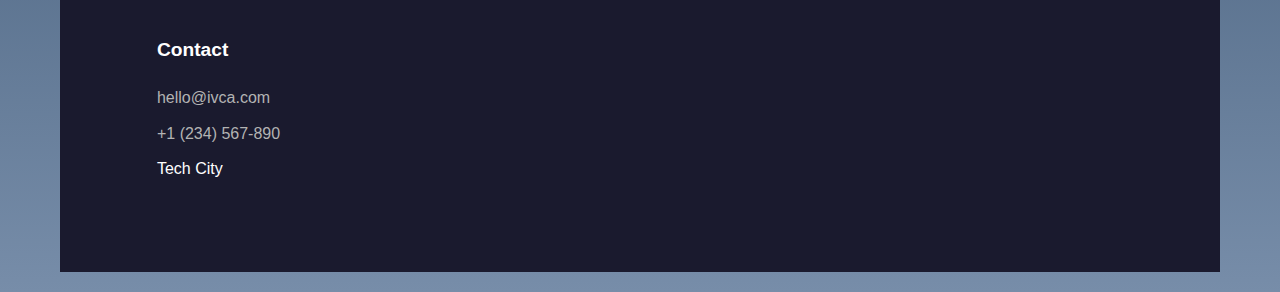
<file: final/skill.html>
<!DOCTYPE html>
<html lang="en">
<head>
  <meta charset="UTF-8">
  <title>Skill Assessment</title>
  <link rel="stylesheet" href="skill.css">
  <link href="https://fonts.googleapis.com/css2?family=Inter:wght@300;400;500;600;700&display=swap" rel="stylesheet">
  <link rel="stylesheet" href="https://cdnjs.cloudflare.com/ajax/libs/font-awesome/6.4.0/css/all.min.css">
 
</head>
<body>
    <header>
        <div class="container">
            <nav>
                <a href="#" class="logo">
                    <i class="fas fa-robot"></i>
                    <span>GuideX</span>
                </a>
                <div class="nav-links">
                    <a href="index.html">Home</a>
                    <a href="about.html">About Us</a>
                    <a href="#">How It Works</a>
                    <a href="feedback.html">Feedback</a>
                    <a href="#" class="nav-cta" style="color:white; background-color: black;">Sign Up</a>
                </div>
            </nav>
        </div>
    </header>


  <h1>Skill Assessment Topics</h1>
  <div class="container">
    <!-- START OF TOPICS -->
    <div class="topic"><strong>Responsive Web Design</strong><div class="description">Ensures websites function and display properly across devices. Uses media queries, flexible layouts, and responsive images.</div></div>
    <div class="topic"><strong>Ethical Hacking</strong><div class="description">Identifies and fixes vulnerabilities. Uses tools like Metasploit and Wireshark to simulate real attacks ethically.</div></div>
    <div class="topic"><strong>Robotic Process Automation (RPA)</strong><div class="description">Automates repetitive digital tasks using bots. Tools include UiPath and Automation Anywhere.</div></div>
    <div class="topic"><strong>Digital Marketing</strong><div class="description">SEO, SEM, content, and social media strategies to improve brand awareness and sales.</div></div>
    <div class="topic"><strong>Natural Language Processing (NLP)</strong><div class="description">Machine understanding of human language for chatbots, translators, and more.</div></div>
    <div class="topic"><strong>AR/VR Development</strong><div class="description">Creates immersive environments. Used in games, training, and simulations with Unity/Unreal Engine.</div></div>
    <div class="topic"><strong>Business Analysis</strong><div class="description">Analyzes business needs, documents processes, and ensures IT alignment using tools like BPMN, JIRA.</div></div>
    <div class="topic"><strong>Penetration Testing</strong><div class="description">Tests network/application security. Tools: Burp Suite, Kali Linux, OWASP ZAP.</div></div>
    <div class="topic"><strong>Technical Writing</strong><div class="description">Creates user manuals, API documentation, and help guides with clarity and accuracy.</div></div>
    <div class="topic"><strong>Software Testing & QA</strong><div class="description">Ensures bug-free software through manual and automated testing. Tools: Selenium, TestNG.</div></div>
    <div class="topic"><strong>Project Management</strong><div class="description">Leads project lifecycle using Agile, Scrum, or Waterfall. Tools include Trello, Jira, Asana.</div></div>
    <div class="topic"><strong>Cloud Computing</strong><div class="description">Scalable computing resources via AWS, Azure, GCP for app hosting, databases, and more.</div></div>
    <div class="topic"><strong>DevOps</strong><div class="description">Combines development and operations to improve CI/CD and infrastructure automation.</div></div>
    <div class="topic"><strong>Cybersecurity</strong><div class="description">Protects systems against attacks through firewalls, encryption, and secure coding practices.</div></div>
    <div class="topic"><strong>Machine Learning</strong><div class="description">Teaches systems to learn from data. Used in predictions, recommendations, and automation.</div></div>
    <div class="topic"><strong>Data Science</strong><div class="description">Analyzes data to discover trends using Python, R, SQL, and visualization tools.</div></div>
    <div class="topic"><strong>Blockchain Technology</strong><div class="description">Decentralized ledger for transparent transactions. Used in crypto, contracts, and finance.</div></div>
    <div class="topic"><strong>Mobile App Development</strong><div class="description">Builds apps for Android/iOS using Kotlin, Swift, Flutter, or React Native.</div></div>
    <div class="topic"><strong>Artificial Intelligence (AI)</strong><div class="description">Simulates human thinking. Used in robotics, voice assistants, automation, and games.</div></div>
    <div class="topic"><strong>UI/UX Design</strong><div class="description">Focuses on user interface and experience with tools like Figma, Adobe XD, and Sketch.</div></div>
    <div class="topic"><strong>Agile Methodologies</strong><div class="description">Flexible development with sprints, stand-ups, and retrospectives using Scrum, Kanban.</div></div>
    <div class="topic"><strong>Big Data</strong><div class="description">Handling massive datasets using tools like Hadoop, Spark, and NoSQL databases.</div></div>
    <div class="topic"><strong>Game Development</strong><div class="description">Creating video games using Unity, Unreal Engine, and Blender for graphics.</div></div>
    <div class="topic"><strong>IoT (Internet of Things)</strong><div class="description">Connecting physical devices to the internet for automation and analytics (e.g. smart homes).</div></div>
    <div class="topic"><strong>Database Management</strong><div class="description">Designing and managing data using SQL, MySQL, MongoDB, and Oracle.</div></div>
    <div class="topic"><strong>Data Visualization</strong><div class="description">Visual representation of data using Power BI, Tableau, and matplotlib.</div></div>
    <div class="topic"><strong>CRM Tools</strong><div class="description">Managing customer relationships using Salesforce, HubSpot, Zoho CRM, etc.</div></div>
    <div class="topic"><strong>Shell Scripting</strong><div class="description">Automating tasks in Linux/Unix environments using bash, zsh, and scripting logic.</div></div>
    <div class="topic"><strong>Git & Version Control</strong><div class="description">Tracks changes in code collaboratively using Git, GitHub, GitLab, Bitbucket.</div></div>
    <div class="topic"><strong>Networking</strong><div class="description">Understanding protocols (TCP/IP), subnets, DNS, and configuring routers/switches.</div></div>
    <div class="topic"><strong>Operating Systems</strong><div class="description">Core concepts of Windows, Linux, and MacOS including kernel, memory, and process mgmt.</div></div>
    <div class="topic"><strong>REST API Development</strong><div class="description">Building and consuming RESTful services using Express.js, Flask, or Spring Boot.</div></div>
    <div class="topic"><strong>Cross Platform Development</strong><div class="description">Creating apps that run on multiple platforms using React Native, Xamarin, Flutter.</div></div>
    <div class="topic"><strong>Containerization</strong><div class="description">Isolating applications using Docker, managing containers with Kubernetes.</div></div>
    <div class="topic"><strong>Data Mining</strong><div class="description">Extracting patterns from large datasets using algorithms and statistical models.</div></div>
    <div class="topic"><strong>System Design</strong><div class="description">High-level architecture for scalability and performance in software systems.</div></div>
    <div class="topic"><strong>Performance Optimization</strong><div class="description">Improving app efficiency through caching, indexing, and refactoring code.</div></div>
    <div class="topic"><strong>Freelancing & Remote Work</strong><div class="description">Building a portfolio, finding clients, and managing projects as a freelancer.</div></div>
    <div class="topic"><strong>API Documentation</strong><div class="description">Writing clear API docs for developers using Swagger, Postman, and Markdown.</div></div>
    <div class="topic"><strong>Software Architecture</strong><div class="description">Design patterns and practices to structure and scale software systems effectively.</div></div>
    <!-- END OF TOPICS -->

    <footer>
        <div class="container">
            <div class="footer-content">
                <div class="footer-column">
                    <h3>GuideX</h3>
                    <p>Your intelligent virtual career advisor helping you navigate the job market with AI-powered insights.</p>
                    <div class="social-links">
                        <a href="#"><i class="fab fa-twitter"></i></a>
                        <a href="#"><i class="fab fa-linkedin"></i></a>
                        <a href="#"><i class="fab fa-facebook"></i></a>
                        <a href="#"><i class="fab fa-instagram"></i></a>
                    </div>
                </div>
                <div class="footer-column">
                    <h3>Features</h3>
                    <ul>
                        <li><a href="matching.html">Career Matching</a></li>
                        <li><a href="skill.html">Skill Assessment</a></li>
                        <li><a href="#">Resume Builder</a></li>
                        <li><a href="#">Interview Prep</a></li>
                    </ul>
                </div>
                <div class="footer-column">
                    <h3>Company</h3>
                    <ul>
                        <li><a href="about.html">About Us</a></li>
                        <li><a href="career">Careers</a></li>
                        <li><a href="privacy.html">Privacy Policy</a></li>
                        <li><a href="#">Terms of Service</a></li>
                    </ul>
                </div>
                <div class="footer-column">
                    <h3>Contact</h3>
                    <ul>
                        <li><a href="mailto:hello@ivca.com">hello@ivca.com</a></li>
                        <li><a href="tel:+1234567890">+1 (234) 567-890</a></li>
                        <li>Tech City</li>
                    </ul>
                </div>
            </div>
            <div class="copyright">
                <p>&copy; 2025 Your Company. All rights reserved.</p>
            </div>
        </div>
        </footer>
  </div>
</body>
</html>
</file>
<file: final/style.css>
:root {
    /* --primary: #020024,#00D4FF,#090979; */
    /* --primary: #0f2027, #203a43, #2c5364; */
   /* --primary:rgba(139,92,246,0.3) */
  
   --primary-light: #ebf0ff;
    --secondary: #2f2952;
    --accent: #f72585;
    --dark: #1a1a2e;
    --light: #f8f9fa;
    --gray: #6c757d;
    --light-gray: #e9ecef;
}

* {
    margin: 0;
    padding: 0;
    box-sizing: border-box;
}

body {
    font-family: 'Inter', sans-serif;
    background-color: #f9fafb;
    color: var(--dark);
    line-height: 1.6;
}

.container {
    max-width: 1200px;
    margin: 0 auto;
    padding: 0 20px;
    /* background: linear-gradient(to right, #0d1b2a, #1b263b, #415a77, #778da9); */
}

/* Header */
header {
    background-color: white;
    box-shadow: 0 2px 10px rgba(0,0,0,0.1);
    position: sticky;
    top: 0;
    z-index: 100;
}

nav {
    display: flex;
    justify-content: space-between;
    align-items: center;
    padding: 20px 0;
}

.logo {
    display: flex;
    align-items: center;
    gap: 10px;
    font-weight: 700;
    font-size: 1.5rem;
    color: var(--primary);
    text-decoration: none;
}

.logo i {
    font-size: 1.8rem;
}

.nav-links {
    display: flex;
    gap: 30px;
}

.nav-links a {
    text-decoration: none;
    color: var(--dark);
    font-weight: 500;
    transition: color 0.3s;
}

.nav-links a:hover {
    color: var(--primary);
    transition: color 0.3s, border-bottom 0.3s;
    
    /* border:2px solid beige; */
    padding:7px;
    /* border-radius: 50px; */
}

.nav-cta {
    background-color: var(--primary);
    color: white;
    padding: 10px 20px;
    border-radius: 50px;
    font-weight: 600;
}
nav-cta:hover{
    background-color: var(--seconday);
    transform: translateY(-2px);
    box-shadow: 0 6px 20px rgba(114, 9, 183, 0.3);
}

/* Hero Section */
.hero {
    padding: 80px 0;
    background: linear-gradient(135deg, #f5f7fa 0%, #e9ecef 100%);
}

.hero-content {
    display: flex;
    align-items: center;
    gap: 50px;
}

.hero-text {
    flex: 1;
}

.hero-image {
    flex: 1;
    position: relative;
}

h1 {
    font-size: 3.5rem;
    font-weight: 700;
    margin-bottom: 20px;
    line-height: 1.2;
}

.hero p {
    font-size: 1.2rem;
    color: var(--gray);
    margin-bottom: 30px;
    max-width: 600px;
}

.cta-buttons {
    display: flex;
    gap: 20px;
    margin-bottom: 40px;
}

.btn {
    display: inline-block;
    padding: 15px 30px;
    border-radius: 50px;
    font-weight: 600;
    text-decoration: none;
    transition: all 0.3s ease;
}

.btn-primary {
    background-color: var(--primary);
    color: white;
    box-shadow: 0 4px 15px rgba(67, 97, 238, 0.3);
}

.btn-primary:hover {
    background-color: var(--seconday);
    transform: translateY(-2px);
    box-shadow: 0 6px 20px rgba(114, 9, 183, 0.3);
}

.btn-secondary {
    background-color: white;
    color: var(--primary);
    border: 2px solid var(--primary);
}

.btn-secondary:hover {
    background-color: var(--primary-light);
    transform: translateY(-2px);
}

.chatbot-container {
    background-color: white;
    border-radius: 20px;
    box-shadow: 0 10px 30px rgba(0,0,0,0.1);
    width: 100%;
    max-width: 400px;
    height: 500px;
    overflow: hidden;
    position: relative;
    margin: 0 auto;
}

.chatbot-header {
    background-color: var(--primary);
    color: white;
    padding: 15px 20px;
    display: flex;
    align-items: center;
    gap: 10px;
}

.chatbot-header i {
    font-size: 1.2rem;
}

.chatbot-messages {
    height: calc(100% - 120px);
    padding: 20px;
    overflow-y: auto;
}

.message {
    margin-bottom: 15px;
    max-width: 80%;
    padding: 12px 15px;
    border-radius: 15px;
    line-height: 1.4;
}

.bot-message {
    background-color: var(--primary-light);
    border-bottom-left-radius: 5px;
    align-self: flex-start;
}

.user-message {
    background-color: var(--primary);
    color: white;
    border-bottom-right-radius: 5px;
    margin-left: auto;
}

.chatbot-input {
    position: absolute;
    bottom: 0;
    width: 100%;
    padding: 15px;
    background-color: white;
    border-top: 1px solid var(--light-gray);
    display: flex;
    gap: 10px;
}

.chatbot-input input {
    flex: 1;
    padding: 12px 15px;
    border: 1px solid var(--light-gray);
    border-radius: 50px;
    font-size: 1rem;
}

.chatbot-input button {
    background-color: var(--primary);
    color: white;
    border: none;
    width: 45px;
    height: 45px;
    border-radius: 50%;
    cursor: pointer;
    transition: background-color 0.3s;
}

.chatbot-input button:hover {
    background-color: var(--secondary);
}

/* Features Section */
.features {
    padding: 80px 0;
    background-color: white;
}

.section-title {
    text-align: center;
    margin-bottom: 60px;
}

.section-title h2 {
    font-size: 2.5rem;
    margin-bottom: 15px;
}

.section-title p {
    color: var(--gray);
    max-width: 700px;
    margin: 0 auto;
}

.features-grid {
    display: grid;
    grid-template-columns: repeat(auto-fit, minmax(300px, 1fr));
    gap: 30px;
}

.feature-card {
    background-color: var(--light);
    border-radius: 15px;
    padding: 30px;
    transition: transform 0.3s, box-shadow 0.3s;
}

.feature-card:hover {
    transform: translateY(-10px);
    box-shadow: 0 10px 30px rgba(0,0,0,0.1);
}

.feature-icon {
    width: 60px;
    height: 60px;
    background-color: var(--primary-light);
    border-radius: 50%;
    display: flex;
    align-items: center;
    justify-content: center;
    margin-bottom: 20px;
    color: var(--primary);
    font-size: 1.5rem;
}

.feature-card h3 {
    font-size: 1.3rem;
    margin-bottom: 15px;
}

/* CTA Section */
.cta {
    padding: 80px 0;
    background: linear-gradient(135deg, var(--primary) 0%, var(--secondary) 100%);
    background: linear-gradient(to right, #102235, #1b263b, #415a77, #778da9);
    color: white;
    text-align: center;
}

.cta h2 {
    font-size: 2.5rem;
    margin-bottom: 20px;
}

.cta p {
    max-width: 700px;
    margin: 0 auto 30px;
    opacity: 0.9;
}

/* Footer */
footer {
    background-color: var(--dark);
    color: white;
    padding: 50px 0 20px;
    width:100%;
}

.footer-content {
    display: grid;
    grid-template-columns: repeat(auto-fit, minmax(200px, 1fr));
    gap: 40px;
    margin-bottom: 40px;
}

.footer-column h3 {
    font-size: 1.2rem;
    margin-bottom: 20px;
}

.footer-column ul {
    list-style: none;
}

.footer-column ul li {
    margin-bottom: 10px;
}

.footer-column ul li a {
    color: #b3b3b3;
    text-decoration: none;
    transition: color 0.3s;
}

.footer-column ul li a:hover {
    color: white;
}

.social-links {
    display: flex;
    gap: 15px;
    margin-top: 20px;
}

.social-links a {
    color: white;
    font-size: 1.2rem;
}

.copyright {
    text-align: center;
    padding-top: 20px;
    border-top: 1px solid rgba(255,255,255,0.1);
    color: #b3b3b3;
    font-size: 0.9rem;
}

/* Responsive */
@media (max-width: 992px) {
    .hero-content {
        flex-direction: column;
    }
    
    .hero-text {
        text-align: center;
    }
    
    .hero p {
        margin: 0 auto 30px;
    }
    
    .cta-buttons {
        justify-content: center;
    }
}

@media (max-width: 768px) {
    h1 {
        font-size: 2.5rem;
    }
    
    .nav-links {
        display: none;
    }
    
    .chatbot-container {
        height: 400px;
    }
}
</file>
<file: final/about.css>
:root {
    /* --primary: #020024,#00D4FF,#090979; */
    /* --primary: #0f2027, #203a43, #2c5364; */
   /* --primary:rgba(139,92,246,0.3) */
  
   --primary-light: #ebf0ff;
    --secondary: #2f2952;
    --accent: #f72585;
    --dark: #1a1a2e;
    --light: #f8f9fa;
    --gray: #6c757d;
    --light-gray: #e9ecef;
}

* {
    margin: 0;
    padding: 0;
    box-sizing: border-box;
}

body {
    font-family: 'Inter', sans-serif;
    background: linear-gradient(to bottom, #0d1b2a 0%, #1b263b 33%, #415a77 66%, #778da9 100%);
    color: #ffffff;
    line-height: 1.6;
    overflow-x:hidden;
    margin:0px;
}

.container {
    max-width: 1200px;
    margin: 0 auto;
    padding: 0 20px;
    /* background: linear-gradient(to right, #0d1b2a, #1b263b, #415a77, #778da9); */
}

/* Header */
header {
    background-color: white;
    box-shadow: 0 2px 10px rgba(0,0,0,0.1);
    position: sticky;
    top: 0;
    z-index: 100;
}

nav {

    display: flex;
    justify-content: space-between;
    align-items: center;
    padding: 20px 0;
}

.logo {
    display: flex;
    align-items: center;
    gap: 10px;
    font-weight: 700;
    font-size: 1.5rem;
    color: black;
    text-decoration: none;
}

.logo i {
    font-size: 1.8rem;
}

.nav-links {
    display: flex;
    gap: 30px;
}

.nav-links a {
    text-decoration: none;
    color: var(--dark);
    font-weight: 500;
    transition: color 0.3s;
}

.nav-links a:hover {
    /* color: var(--primary); */
    color: black;
    border:2px solid beige;
    padding:7px;
    border-radius: 50px;
}

.nav-cta {
    background-color: var(--primary);
    color: white;
    
    padding: 10px 20px;
    border-radius: 50px;
    font-weight: 600;
}
nav-cta:hover{
    background-color: var(--seconday);
    transform: translateY(-2px);
    box-shadow: 0 6px 20px rgba(114, 9, 183, 0.3);
}




 
/* :root {
    --font-main: 'Chakra Petch', sans-serif;
  }

  body {
    margin: 0;
    font-family: var(--font-main);
    background: linear-gradient(to bottom, #0d1b2a 0%, #1b263b 33%, #415a77 66%, #778da9 100%);
    color: #ffffff;
    overflow-x: hidden;
  }

  nav {
    background-color: rgba(0, 0, 0, 0.7);
    padding: 1em 2em;
    position: sticky;
    top: 0;
    z-index: 1000;
    backdrop-filter: blur(6px);
  }

  .nav-links {
    list-style: none;
    display: flex;
    justify-content: flex-end;
    gap: 2em;
    margin: 0;
    padding: 0;
  }

  .nav-links a {
    color: #fff;
    text-decoration: none;
    font-weight: 600;
    transition: color 0.3s ease;
  }

  .nav-links a.active,
  .nav-links a:hover {
    color: #87ceeb;
  }  */

  .about-container {
    max-width: 1000px;
    margin: 4em auto;
    padding: 2em;
  }

  .about-container h1 {
    font-size: 3em;
    color: #87ceeb;
    margin-bottom: 1em;
    text-align: center;
  }

  .about-content span,
  .about-content ul {
    font-size: 1.2em;
    line-height: 1.8;
    color: #ddd;
  }

  .section {
    margin-top: 3em;
  }

  .section h2 {
    color: #fff44f;
    margin-bottom: 0.5em;
    font-size: 1.8em;
  }

  .section ul {
    list-style-type: circle;
    padding-left: 1.5em;
  }

  .boxed-section {
    border: 2px solid rgba(255, 255, 255, 0.2);
    background-color: rgba(255, 255, 255, 0.05);
    padding: 1.5em;
    border-radius: 15px;
    box-shadow: 0 0 10px rgba(135, 206, 235, 0.2);
    margin-top: 1em;
    transition: transform 0.3s ease, box-shadow 0.3s ease;
    transform: scale(1);
  }

  .boxed-section:hover {
    transform: scale(1.03);
    box-shadow: 0 0 25px rgba(135, 206, 235, 0.4);
  }

  @media (max-width: 768px) {
    .nav-links {
      flex-direction: column;
      align-items: flex-end;
    }

    .about-container {
      padding: 1em;
    }
  }
  footer {
    background-color: var(--dark);
    color: white;
    padding: 50px 0 20px;
}

.footer-content {
    display: grid;
    grid-template-columns: repeat(auto-fit, minmax(200px, 1fr));
    gap: 40px;
    margin-bottom: 40px;
}

.footer-column h3 {
    font-size: 1.2rem;
    margin-bottom: 20px;
}

.footer-column ul {
    list-style: none;
}

.footer-column ul li {
    margin-bottom: 10px;
}

.footer-column ul li a {
    color: #b3b3b3;
    text-decoration: none;
    transition: color 0.3s;
}

.footer-column ul li a:hover {
    color: white;
}

.social-links {
    display: flex;
    gap: 15px;
    margin-top: 20px;
}

.social-links a {
    color: white;
    font-size: 1.2rem;
}

.copyright {
    text-align: center;
    padding-top: 20px;
    border-top: 1px solid rgba(255,255,255,0.1);
    color: #b3b3b3;
    font-size: 0.9rem;
}

/* Responsive */
@media (max-width: 992px) {
    .hero-content {
        flex-direction: column;
    }
    
    .hero-text {
        text-align: center;
    }
    
    .hero p {
        margin: 0 auto 30px;
    }
    
    .cta-buttons {
        justify-content: center;
    }
}

@media (max-width: 768px) {
    h1 {
        font-size: 2.5rem;
    }
    
    .nav-links {
        display: none;
    }
    
    .chatbot-container {
        height: 400px;
    }
}
</file>
<file: final/career.css>
:root {
    /* --primary: #020024,#00D4FF,#090979; */
    /* --primary: #0f2027, #203a43, #2c5364; */
   /* --primary:rgba(139,92,246,0.3) */
  
   --primary-light: #ebf0ff;
    --secondary: #2f2952;
    --accent: #f72585;
    --dark: #1a1a2e;
    --light: #f8f9fa;
    --gray: #6c757d;
    --light-gray: #e9ecef;
}

* {
    margin: 0;
    padding: 0;
    box-sizing: border-box;
}

body {
    font-family: 'Inter', sans-serif;
    background-color: #f9fafb;
    color: var(--dark);
    line-height: 1.6;
}

.container1 {
    max-width: 1200px;
    margin: 0 auto;
    padding: 0 20px;
    /* background: linear-gradient(to right, #0d1b2a, #1b263b, #415a77, #778da9); */
}

/* Header */
header {
    background-color: white;
    box-shadow: 0 2px 10px rgba(0,0,0,0.1);
    position: sticky;
    top: 0;
    z-index: 100;
}


nav {
    display: flex;
    justify-content: space-between;
    align-items: center;
    padding: 20px 0;
}

.logo {
    display: flex;
    align-items: center;
    gap: 10px;
    font-weight: 700;
    font-size: 1.5rem;
    color: black;
    text-decoration: none;
}

.logo i {
    font-size: 1.8rem;
}

.nav-links {
    display: flex;
    gap: 30px;
}

.nav-links a {
    text-decoration: none;
    color: var(--dark);
    font-weight: 500;
    transition: color 0.3s;
}

.nav-links a:hover {
    color: black;
    border:2px solid beige;
    padding:7px;
    border-radius: 50px;
}

.nav-cta {
    background-color: var(--primary);
    color: white;
    padding: 10px 20px;
    border-radius: 50px;
    font-weight: 600;
}
nav-cta:hover{
    background-color: var(--seconday);
    transform: translateY(-2px);
    box-shadow: 0 6px 20px rgba(114, 9, 183, 0.3);
}
body {
    margin: 0;
    font-family: 'Segoe UI', Tahoma, Geneva, Verdana, sans-serif;
    background: linear-gradient(to bottom, #0d1b2a 0%, #1b263b 33%, #415a77 66%, #778da9 100%);
    color: #fff;
    display: flex;
    flex-direction: column;
    align-items: center;
    padding: 20px;
    text-align: center;
  }

  h1 {
    font-size: 3em;
    margin-bottom: 10px;
  }

  h2 {
    font-size: 2.5em;
    margin-bottom: 20px;
  }

  .section-title {
    margin-top: 40px;
    font-size: 2em;
    border-bottom: 2px solid #fff;
    padding-bottom: 10px;
    margin-bottom: 20px;
  }

  .job-listings {
    display: grid;
    grid-template-columns: repeat(auto-fill, minmax(300px, 1fr));
    gap: 20px;
    width: 80%;
    margin: 0 auto;
  }

  .job-card {
    background-color: rgba(0, 0, 0, 0.7);
    border: 1px solid #fff;
    border-radius: 8px;
    padding: 20px;
    text-align: left;
    transition: transform 0.3s;
  }

  .job-card:hover {
    transform: translateY(-5px);
  }

  .job-card h3 {
    font-size: 1.5em;
    margin-bottom: 10px;
  }

  .job-card p {
    font-size: 1.1em;
  }

  .info-box {
    background-color: rgba(255, 255, 255, 0.1);
    border-radius: 10px;
    padding: 20px;
    margin-top: 30px;
    width: 80%;
    max-width: 700px;
    text-align: left;
  }

  footer {
    background-color: var(--dark);
    color: white;
    padding: 50px 0 20px;
}

.footer-content {
    display: grid;
    grid-template-columns: repeat(auto-fit, minmax(200px, 1fr));
    gap: 40px;
    margin-bottom: 40px;
}

.footer-column h3 {
    font-size: 1.2rem;
    margin-bottom: 20px;
}

.footer-column ul {
    list-style: none;
}

.footer-column ul li {
    margin-bottom: 10px;
}

.footer-column ul li a {
    color: #b3b3b3;
    text-decoration: none;
    transition: color 0.3s;
}

.footer-column ul li a:hover {
    color: white;
}

.social-links {
    display: flex;
    gap: 15px;
    margin-top: 20px;
}

.social-links a {
    color: white;
    font-size: 1.2rem;
}

.copyright {
    text-align: center;
    padding-top: 20px;
    border-top: 1px solid rgba(255,255,255,0.1);
    color: #b3b3b3;
    font-size: 0.9rem;
}

/* Responsive */
@media (max-width: 992px) {
    .hero-content {
        flex-direction: column;
    }
    
    .hero-text {
        text-align: center;
    }
    
    .hero p {
        margin: 0 auto 30px;
    }
    
    .cta-buttons {
        justify-content: center;
    }
}

@media (max-width: 768px) {
    h1 {
        font-size: 2.5rem;
    }
    
    .nav-links {
        display: none;
    }
    
    .chatbot-container {
        height: 400px;
    }
}
</file>
<file: final/feedback.css>
:root {
    --primary: #4361ee;
    --primary-light: #ebf0ff;
    --secondary: #7209b7;
    --dark: #1a1a2e;
    --light: #f8f9fa;
    --gray: #6c757d;
    --light-gray: #e9ecef;
    --success: #4cc9f0;
}

/* Base Styles */
* {
    margin: 0;
    padding: 0;
    box-sizing: border-box;
    font-family: 'Inter', -apple-system, BlinkMacSystemFont, sans-serif;
}

body {
    background-color: #f5f7fa;
    color: var(--dark);
    line-height: 1.6;
}

.assessment-container {
    max-width: 800px;
    margin: 2rem auto;
    padding: 0 20px;
}
:root {
    /* --primary: #020024,#00D4FF,#090979; */
    /* --primary: #0f2027, #203a43, #2c5364; */
   /* --primary:rgba(139,92,246,0.3) */
  
   --primary-light: #ebf0ff;
    --secondary: #2f2952;
    --accent: #f72585;
    --dark: #1a1a2e;
    --light: #f8f9fa;
    --gray: #6c757d;
    --light-gray: #e9ecef;
}

* {
    margin: 0;
    padding: 0;
    box-sizing: border-box;
}

body {
    font-family: 'Inter', sans-serif;
    background-color: #f9fafb;
    color: var(--dark);
    line-height: 1.6;
}

.container {
    max-width: 1200px;
    margin: 0 auto;
    padding: 0 20px;
    /* background: linear-gradient(to right, #0d1b2a, #1b263b, #415a77, #778da9); */
}

/* Header */
header {
    background-color: white;
    box-shadow: 0 2px 10px rgba(0,0,0,0.1);
    position: sticky;
    top: 0;
    z-index: 100;
}

nav {
    display: flex;
    justify-content: space-between;
    align-items: center;
    padding: 20px 0;
}

.logo {
    display: flex;
    align-items: center;
    gap: 10px;
    font-weight: 700;
    font-size: 1.5rem;
    color: rgb(41, 20, 20);
    text-decoration: none;
}

.logo i {
    font-size: 1.8rem;
}

.nav-links {
    display: flex;
    gap: 30px;
}

.nav-links a {
    text-decoration: none;
    color: var(--dark);
    font-weight: 500;
    transition: color 0.3s;
}

.nav-links a:hover {
    color:  rgb(41, 20, 20);
    border:2px solid beige;
    padding:7px;
    border-radius: 50px;
}

.nav-cta {
    background-color: var(--primary);
    color: white;
    padding: 10px 20px;
    border-radius: 50px;
    font-weight: 600;
}
nav-cta:hover{
    background-color: var(--seconday);
    transform: translateY(-2px);
    box-shadow: 0 6px 20px rgba(114, 9, 183, 0.3);
}


/* Header Styles */
.assessment-header {
    text-align: center;
    margin-bottom: 2rem;
}

.assessment-header h1 {
    font-size: 2rem;
    margin-bottom: 0.5rem;
    color: var(--dark);
}

.assessment-header p {
    color: var(--gray);
}

.progress-bar {
    height: 8px;
    background: var(--light-gray);
    border-radius: 4px;
    margin: 1rem auto;
    position: relative;
    max-width: 500px;
}

.progress-fill {
    height: 100%;
    background: var(--primary);
    border-radius: 4px;
    transition: width 0.3s ease;
    width: 20%;
}

.progress-text {
    position: absolute;
    top: -25px;
    left: 0;
    font-size: 0.9rem;
    color: var(--gray);
}

/* Question Cards */
.question-card {
    background: white;
    border-radius: 12px;
    padding: 2rem;
    box-shadow: 0 5px 15px rgba(0,0,0,0.05);
    margin-bottom: 1.5rem;
    display: none;
}

.question-card.active {
    display: block;
}

.question-header {
    margin-bottom: 2rem;
}

.category-tag {
    display: inline-block;
    background: var(--primary-light);
    color: var(--primary);
    padding: 0.3rem 0.8rem;
    border-radius: 50px;
    font-size: 0.8rem;
    font-weight: 600;
    margin-bottom: 0.5rem;
}

.question-header h2 {
    font-size: 1.5rem;
    line-height: 1.4;
}

/* Rating Scales */
.satisfaction-scale, 
.speed-scale,
.personality-scale {
    display: flex;
    justify-content: space-between;
    margin: 2rem 0;
    flex-wrap: wrap;
    gap: 1rem;
}

.satisfaction-option,
.speed-option,
.personality-option {
    position: relative;
    flex: 1;
    min-width: 100px;
}

.satisfaction-option input[type="radio"],
.speed-option input[type="radio"],
.personality-option input[type="radio"] {
    position: absolute;
    opacity: 0;
}

.satisfaction-option label,
.speed-option label,
.personality-option label {
    display: flex;
    flex-direction: column;
    align-items: center;
    gap: 0.8rem;
    padding: 1rem;
    border: 1px solid var(--light-gray);
    border-radius: 8px;
    cursor: pointer;
    transition: all 0.3s;
    text-align: center;
    height: 100%;
}

.satisfaction-option input[type="radio"]:checked + label,
.speed-option input[type="radio"]:checked + label,
.personality-option input[type="radio"]:checked + label {
    border-color: var(--primary);
    background: var(--primary-light);
}

.satisfaction-option:hover label,
.speed-option:hover label,
.personality-option:hover label {
    border-color: var(--primary);
}

.emoji {
    font-size: 2rem;
    transition: transform 0.3s;
}

.satisfaction-option input[type="radio"]:checked + label .emoji {
    transform: scale(1.3);
}

.speed-option i,
.personality-option i {
    font-size: 1.8rem;
    color: var(--primary);
    transition: all 0.3s;
}

.speed-option input[type="radio"]:checked + label i,
.personality-option input[type="radio"]:checked + label i {
    color: var(--secondary);
    transform: scale(1.2);
}

.rating-level {
    font-weight: 600;
    color: var(--dark);
}

.rating-desc {
    font-size: 0.8rem;
    color: var(--gray);
}

/* Chat Example */
.chatbot-example {
    background: #f8f9fa;
    border-radius: 12px;
    padding: 1.5rem;
    margin: 1.5rem 0;
    border-left: 4px solid var(--primary);
}

.chat-message {
    margin-bottom: 1rem;
    padding: 0.8rem 1rem;
    border-radius: 8px;
    max-width: 80%;
}

.bot-message {
    background: var(--primary-light);
    align-self: flex-start;
}

.user-message {
    background: var(--primary);
    color: white;
    margin-left: auto;
}

/* Open Text Response */
textarea {
    width: 100%;
    padding: 1rem;
    border: 1px solid var(--light-gray);
    border-radius: 8px;
    font-size: 1rem;
    resize: vertical;
    min-height: 120px;
    transition: border 0.3s;
}

textarea:focus {
    border-color: var(--primary);
    outline: none;
}

/* Navigation */
.question-nav {
    display: flex;
    justify-content: space-between;
    margin-top: 2rem;
}

.nav-btn {
    padding: 0.8rem 1.5rem;
    border-radius: 8px;
    font-weight: 600;
    cursor: pointer;
    display: flex;
    align-items: center;
    gap: 8px;
    transition: all 0.3s;
}

.nav-btn.primary {
    background: var(--primary);
    color: white;
    border: none;
}

.nav-btn.primary:hover {
    background: var(--secondary);
}

.prev-btn {
    background: none;
    border: 1px solid var(--light-gray);
    color: var(--gray);
}

.prev-btn:hover:not(.disabled) {
    border-color: var(--primary);
    color: var(--primary);
}

.prev-btn.disabled {
    opacity: 0.5;
    cursor: not-allowed;
}

/* Tips Section */
.tips-section {
    display: grid;
    grid-template-columns: repeat(auto-fit, minmax(250px, 1fr));
    gap: 1rem;
    margin-top: 2rem;
}

.tip-card {
    background: white;
    border-radius: 8px;
    padding: 1.2rem;
    display: flex;
    align-items: center;
    gap: 1rem;
    box-shadow: 0 3px 10px rgba(0,0,0,0.05);
}

.tip-card i {
    color: var(--primary);
    font-size: 1.2rem;
}

.tip-card p {
    font-size: 0.9rem;
    color: var(--gray);
}

/* Responsive */
@media (max-width: 768px) {
    .assessment-header h1 {
        font-size: 1.7rem;
    }
    
    .question-header h2 {
        font-size: 1.3rem;
    }
    
    .satisfaction-scale,
    .speed-scale,
    .personality-scale {
        flex-direction: column;
    }
    
    .satisfaction-option,
    .speed-option,
    .personality-option {
        min-width: 100%;
    }
}

@media (max-width: 480px) {
    .question-nav {
        flex-direction: column-reverse;
        gap: 1rem;
    }
    
    .nav-btn {
        justify-content: center;
        width: 100%;
    }
}
footer {
    background-color: var(--dark);
    color: white;
    padding: 50px 0 20px;
}

.footer-content {
    display: grid;
    grid-template-columns: repeat(auto-fit, minmax(200px, 1fr));
    gap: 40px;
    margin-bottom: 40px;
}

.footer-column h3 {
    font-size: 1.2rem;
    margin-bottom: 20px;
}

.footer-column ul {
    list-style: none;
}

.footer-column ul li {
    margin-bottom: 10px;
}

.footer-column ul li a {
    color: #b3b3b3;
    text-decoration: none;
    transition: color 0.3s;
}

.footer-column ul li a:hover {
    color: white;
}

.social-links {
    display: flex;
    gap: 15px;
    margin-top: 20px;
}

.social-links a {
    color: white;
    font-size: 1.2rem;
}

.copyright {
    text-align: center;
    padding-top: 20px;
    border-top: 1px solid rgba(255,255,255,0.1);
    color: #b3b3b3;
    font-size: 0.9rem;
}

/* Responsive */
@media (max-width: 992px) {
    .hero-content {
        flex-direction: column;
    }
    
    .hero-text {
        text-align: center;
    }
    
    .hero p {
        margin: 0 auto 30px;
    }
    
    .cta-buttons {
        justify-content: center;
    }
}

@media (max-width: 768px) {
    h1 {
        font-size: 2.5rem;
    }
    
    .nav-links {
        display: none;
    }
    
    .chatbot-container {
        height: 400px;
    }
}
</file>
<file: final/matching.css>
:root {
  /* --primary: #020024,#00D4FF,#090979; */
  /* --primary: #0f2027, #203a43, #2c5364; */
 /* --primary:rgba(139,92,246,0.3) */

 --primary-light: #ebf0ff;
  --secondary: #2f2952;
  --accent: #f72585;
  --dark: #1a1a2e;
  --light: #f8f9fa;
  --gray: #6c757d;
  --light-gray: #e9ecef;
}

* {
  margin: 0;
  padding: 0;
  box-sizing: border-box;
}

body {
  font-family: 'Inter', sans-serif;
  background-color: #f9fafb;
  color: var(--dark);
  line-height: 1.6;
}
.container1{
  /* max-width: 1200px; */
  margin-top: 0px;
  width:1500px;
  margin: 0 auto;
  padding: 0 20px;
}
.container {
  max-width: 1200px;
  margin: 0 auto;
  padding: 0 20px;
  /* background: linear-gradient(to right, #0d1b2a, #1b263b, #415a77, #778da9); */
}

/* Header */
header {
  background-color: white;
  box-shadow: 0 2px 10px rgba(0,0,0,0.1);
  position: sticky;
  top: 0;
  z-index: 100;
}

nav {
  display: flex;
  justify-content: space-between;
  align-items: center;
  padding: 20px 0;
}

.logo {
  display: flex;
  align-items: center;
  gap: 10px;
  font-weight: 700;
  font-size: 1.5rem;
  color:black;
  text-decoration: none;
}

.logo i {
  font-size: 1.8rem;
}

.nav-links {
  display: flex;
  gap: 30px;
}

.nav-links a {
  text-decoration: none;
  color: var(--dark);
  font-weight: 500;
  transition: color 0.3s;
}

.nav-links a:hover {
  color: black;
  border:2px solid beige;
  padding:7px;
  border-radius: 50px;
}

.nav-cta {
  background-color: var(--primary);
  color: white;
  padding: 10px 20px;
  border-radius: 50px;
  font-weight: 600;
}
nav-cta:hover{
  background-color: var(--seconday);
  transform: translateY(-2px);
  box-shadow: 0 6px 20px rgba(114, 9, 183, 0.3);
}


body {
    margin: 0;
    font-family: 'Segoe UI', Tahoma, Geneva, Verdana, sans-serif;
    background: linear-gradient(to bottom, #0d1b2a 0%, #1b263b 33%, #415a77 66%, #778da9 100%);
    color: #fff;
    display: flex;
    flex-direction: column;
    align-items: center;
    padding: 30px;
    text-align: center;
  }

  h1 {
    font-size: 3em;
    margin-bottom: 10px;
  }

  .description {
    font-size: 1.3em;
    max-width: 800px;
    margin-bottom: 30px;
    line-height: 1.6;
  }

  .career-match-grid {
    display: grid;
    grid-template-columns: repeat(auto-fit, minmax(250px, 1fr));
    gap: 16px;
    width: 100%;
    max-width: 1000px;
    margin-bottom: 40px;
  }

  .last-row {
    display: flex;
    justify-content: center;
    gap: 16px;
    flex-wrap: wrap;
  }

  .match-card {
    background-color: rgba(255, 255, 255, 0.1);
    padding: 20px;
    border-radius: 10px;
    transition: transform 0.3s, box-shadow 0.3s;
    cursor: pointer;
    flex: 0 0 250px;
  }

  .match-card:hover {
    transform: scale(1.07);
    box-shadow: 0 0 20px rgba(255, 255, 255, 0.25);
  }

  .match-card h3 {
    font-size: 1.5em;
    margin-bottom: 10px;
  }

  .match-card p {
    font-size: 1em;
    color: #ddd;
  }


  @media screen and (max-width: 768px) {
    .last-row {
      flex-direction: column;
      align-items: center;
    }
  }
  footer {
    background-color: var(--dark);
    color: white;
    padding: 50px 0 20px;
    width:100%;
}

.footer-content {
    display: grid;
    grid-template-columns: repeat(auto-fit, minmax(200px, 1fr));
    gap: 40px;
    margin-bottom: 40px;
}

.footer-column h3 {
    font-size: 1.2rem;
    margin-bottom: 20px;
}

.footer-column ul {
    list-style: none;
}

.footer-column ul li {
    margin-bottom: 10px;
}

.footer-column ul li a {
    color: #b3b3b3;
    text-decoration: none;
    transition: color 0.3s;
}

.footer-column ul li a:hover {
    color: white;
}

.social-links {
    display: flex;
    gap: 15px;
    margin-top: 20px;
}

.social-links a {
    color: white;
    font-size: 1.2rem;
}

.copyright {
    text-align: center;
    padding-top: 20px;
    border-top: 1px solid rgba(255,255,255,0.1);
    color: #b3b3b3;
    font-size: 0.9rem;
}

/* Responsive */
@media (max-width: 992px) {
    .hero-content {
        flex-direction: column;
    }
    
    .hero-text {
        text-align: center;
    }
    
    .hero p {
        margin: 0 auto 30px;
    }
    
    .cta-buttons {
        justify-content: center;
    }
}

@media (max-width: 768px) {
    h1 {
        font-size: 2.5rem;
    }
    
    .nav-links {
        display: none;
    }
    
    .chatbot-container {
        height: 400px;
    }
}
</file>
<file: final/privacy.css>
:root {
    /* --primary: #020024,#00D4FF,#090979; */
    /* --primary: #0f2027, #203a43, #2c5364; */
   /* --primary:rgba(139,92,246,0.3) */
  
   --primary-light: #ebf0ff;
    --secondary: #2f2952;
    --accent: #f72585;
    --dark: #1a1a2e;
    --light: #f8f9fa;
    --gray: #6c757d;
    --light-gray: #e9ecef;
}

* {
    margin: 0;
    padding: 0;
    box-sizing: border-box;
}

body {
    font-family: 'Inter', sans-serif;
    background-color: #f9fafb;
    color: var(--dark);
    line-height: 1.6;
}
.container1 {
    max-width: 1200px;
    margin: 0 auto;
    padding: 0 20px;
    /* background: linear-gradient(to right, #0d1b2a, #1b263b, #415a77, #778da9); */
}

.container {
    max-width: 1200px;
    margin: 0 auto;
    padding: 0 20px;
    /* background: linear-gradient(to right, #0d1b2a, #1b263b, #415a77, #778da9); */
}

/* Header */
header {
    background-color: white;
    box-shadow: 0 2px 10px rgba(0,0,0,0.1);
    position: sticky;
    top: 0;
    z-index: 100;
}

nav {
    display: flex;
    justify-content: space-between;
    align-items: center;
    padding: 20px 0;
}

.logo {
    display: flex;
    align-items: center;
    gap: 10px;
    font-weight: 700;
    font-size: 1.5rem;
    color: black;
    text-decoration: none;
}

.logo i {
    font-size: 1.8rem;
}

.nav-links {
    display: flex;
    gap: 30px;
}

.nav-links a {
    text-decoration: none;
    color: var(--dark);
    font-weight: 500;
    transition: color 0.3s;
}

.nav-links a:hover {
    color: var(--primary);
    border:2px solid beige;
    padding:7px;
    border-radius: 50px;
}

.nav-cta {
    background-color: var(--primary);
    color: white;
    padding: 10px 20px;
    border-radius: 50px;
    font-weight: 600;
}
nav-cta:hover{
    background-color: var(--seconday);
    transform: translateY(-2px);
    box-shadow: 0 6px 20px rgba(114, 9, 183, 0.3);
}




body {
    margin: 0;
    padding: 0;
    font-family: 'Segoe UI', sans-serif;
    background: linear-gradient(to bottom, #0f2134 0%, #1b263b 33%, #415a77 66%, #778da9 100%);
    color: white;
  }

  .container {
    max-width: 800px;
    margin: 50px auto;
    background-color: rgba(255, 255, 255, 0.05);
    padding: 30px;
    border-radius: 15px;
    box-shadow: 0 0 15px rgba(0, 0, 0, 0.4);
  }

  h1, h2 {
    color: #f0f8ff;
  }

  .section {
    position: relative;
    margin-bottom: 30px;
    padding: 20px;
    border-left: 4px solid #f0f8ff;
    transition: background-color 0.3s ease;
  }

  .section:hover {
    background-color: rgba(255, 255, 255, 0.1);
  }

  .tooltip {
    visibility: hidden;
    opacity: 0;
    position: absolute;
    top: -10px;
    left: 105%;
    background-color: #000;
    color: #fff;
    padding: 10px;
    border-radius: 6px;
    white-space: nowrap;
    transition: all 0.3s ease;
    z-index: 10;
  }

  .section:hover .tooltip {
    visibility: visible;
    opacity: 1;
    left: 100%;
  }

  .tooltip::after {
    content: "";
    position: absolute;
    top: 50%;
    left: -5px;
    margin-top: -5px;
    border-width: 5px;
    border-style: solid;
    border-color: transparent black transparent transparent;
  }

  a {
    color: #ffcc00;
  }

  @media (max-width: 768px) {
    .tooltip {
      display: none;
    }
  }
  .container3 {
    max-width: 1200px;
    margin: 0 auto;
    padding: 0 20px;
    /* background: linear-gradient(to right, #0d1b2a, #1b263b, #415a77, #778da9); */
}
  footer {
    background-color: var(--dark);
    color: white;
    padding: 50px 0 20px;
}

.footer-content {
    display: grid;
    justify-content:space-around;
    grid-template-columns: repeat(auto-fit, minmax(200px, 1fr));
    gap: 40px;
    margin-bottom: 40px;
}

.footer-column h3 {
    font-size: 1.2rem;
    margin-bottom: 20px;
}

.footer-column ul {
    list-style: none;
}

.footer-column ul li {
    margin-bottom: 10px;
}

.footer-column ul li a {
    color: #b3b3b3;
    text-decoration: none;
    transition: color 0.3s;
}

.footer-column ul li a:hover {
    color: white;
}

.social-links {
    display: flex;
    gap: 15px;
    margin-top: 20px;
}

.social-links a {
    color: white;
    font-size: 1.2rem;
}

.copyright {
    text-align: center;
    padding-top: 20px;
    border-top: 1px solid rgba(255,255,255,0.1);
    color: #b3b3b3;
    font-size: 0.9rem;
}

/* Responsive */
@media (max-width: 992px) {
    .hero-content {
        flex-direction: column;
    }
    
    .hero-text {
        text-align: center;
    }
    
    .hero p {
        margin: 0 auto 30px;
    }
    
    .cta-buttons {
        justify-content: center;
    }
}

@media (max-width: 768px) {
    h1 {
        font-size: 2.5rem;
    }
    
    .nav-links {
        display: none;
    }
    
    .chatbot-container {
        height: 400px;
    }
}
/* .footer-column{
    padding-left:10px;
} */
</file>
<file: final/skill.css>
:root {
    /* --primary: #020024,#00D4FF,#090979; */
    /* --primary: #0f2027, #203a43, #2c5364; */
   /* --primary:rgba(139,92,246,0.3) */
  
   --primary-light: #ebf0ff;
    --secondary: #2f2952;
    --accent: #f72585;
    --dark: #1a1a2e;
    --light: #f8f9fa;
    --gray: #6c757d;
    --light-gray: #e9ecef;
}

* {
    margin: 0;
    padding: 0;
    box-sizing: border-box;
}

body {
    font-family: 'Inter', sans-serif;
    background-color: #f9fafb;
    color: var(--dark);
    line-height: 1.6;
}

.container {
    align-items: start;
    max-width: 1200px;
    margin: 0 auto;
    padding: 0 20px;
    /* background: linear-gradient(to right, #0d1b2a, #1b263b, #415a77, #778da9); */
} 
/* Header */
header {
    background-color: white;
    box-shadow: 0 2px 10px rgba(0,0,0,0.1);
    position: sticky;
    top: 0;
    z-index: 100;
}

nav {
    display: flex;
    justify-content: space-between;
    align-items: center;
    padding: 20px 0;
}

.logo {
    
    display: flex;
    align-items: center;
    gap: 10px;
    font-weight: 700;
    font-size: 1.5rem;
    align-items: 20px;
    color: black;
    text-decoration: none;

}

.logo i {
    font-size: 1.8rem;
}

.nav-links {
    display: flex;
    gap: 30px;
}

.nav-links a {
    text-decoration: none;
    color: black;
    font-weight: 500;
    transition: color 0.3s;
}

.nav-links a:hover {
    color: black;
    transition: color 0.3s, border-bottom 0.3s;
    
    /* border:2px solid beige; */
    padding:7px;
    /* border-radius: 50px; */
}

.nav-cta {
    background-color: var(--primary);
    color: white;
    padding: 10px 20px;
    border-radius: 50px;
    font-weight: 600;
}
nav-cta:hover{
    background-color:black;
    transform: translateY(-2px);
    box-shadow: 0 6px 20px rgba(114, 9, 183, 0.3);
}


body {
    font-family: Arial, sans-serif;
    margin: 0;
    background: linear-gradient(to bottom, #0d1b2a 0%, #1b263b 33%, #415a77 66%, #778da9 100%);
    color: white;
  }
  h1 {
    text-align: center;
    padding: 20px;
  }
  .container {
    display: flex;
    flex-wrap: wrap;
    justify-content: center;
    padding: 20px;
  }
  .topic {
    background-color: #1b263b;
    border-radius: 10px;
    width: 300px;
    margin: 10px;
    padding: 15px;
    transition: transform 0.3s ease, background-color 0.3s ease;
    cursor: pointer;
    position: relative;
  }
  .topic:hover {
    transform: scale(1.05);
    background-color: #415a77;
  }
  .description {
    display: none;
    margin-top: 10px;
    font-size: 14px;
    color: #f1f1f1;
  }
  .topic:hover .description {
    display: block;
  }

  footer {
    background-color: var(--dark);
    color: white;
    padding: 50px 0 20px;
    width:100%;
}

.footer-content {
    display: grid;
    grid-template-columns: repeat(auto-fit, minmax(200px, 1fr));
    gap: 40px;
    margin-bottom: 40px;
}

.footer-column h3 {
    font-size: 1.2rem;
    margin-bottom: 20px;
}

.footer-column ul {
    list-style: none;
}

.footer-column ul li {
    margin-bottom: 10px;
}

.footer-column ul li a {
    color: #b3b3b3;
    text-decoration: none;
    transition: color 0.3s;
}

.footer-column ul li a:hover {
    color: white;
}

.social-links {
    display: flex;
    gap: 15px;
    margin-top: 20px;
}

.social-links a {
    color: white;
    font-size: 1.2rem;
}

.copyright {
    text-align: center;
    padding-top: 20px;
    border-top: 1px solid rgba(255,255,255,0.1);
    color: #b3b3b3;
    font-size: 0.9rem;
}

/* Responsive */
@media (max-width: 992px) {
    .hero-content {
        flex-direction: column;
    }
    
    .hero-text {
        text-align: center;
    }
    
    .hero p {
        margin: 0 auto 30px;
    }
    
    .cta-buttons {
        justify-content: center;
    }
}

@media (max-width: 768px) {
    h1 {
        font-size: 2.5rem;
    }
    
    .nav-links {
        display: none;
    }
    
    .chatbot-container {
        height: 400px;
    }
}
</file>
